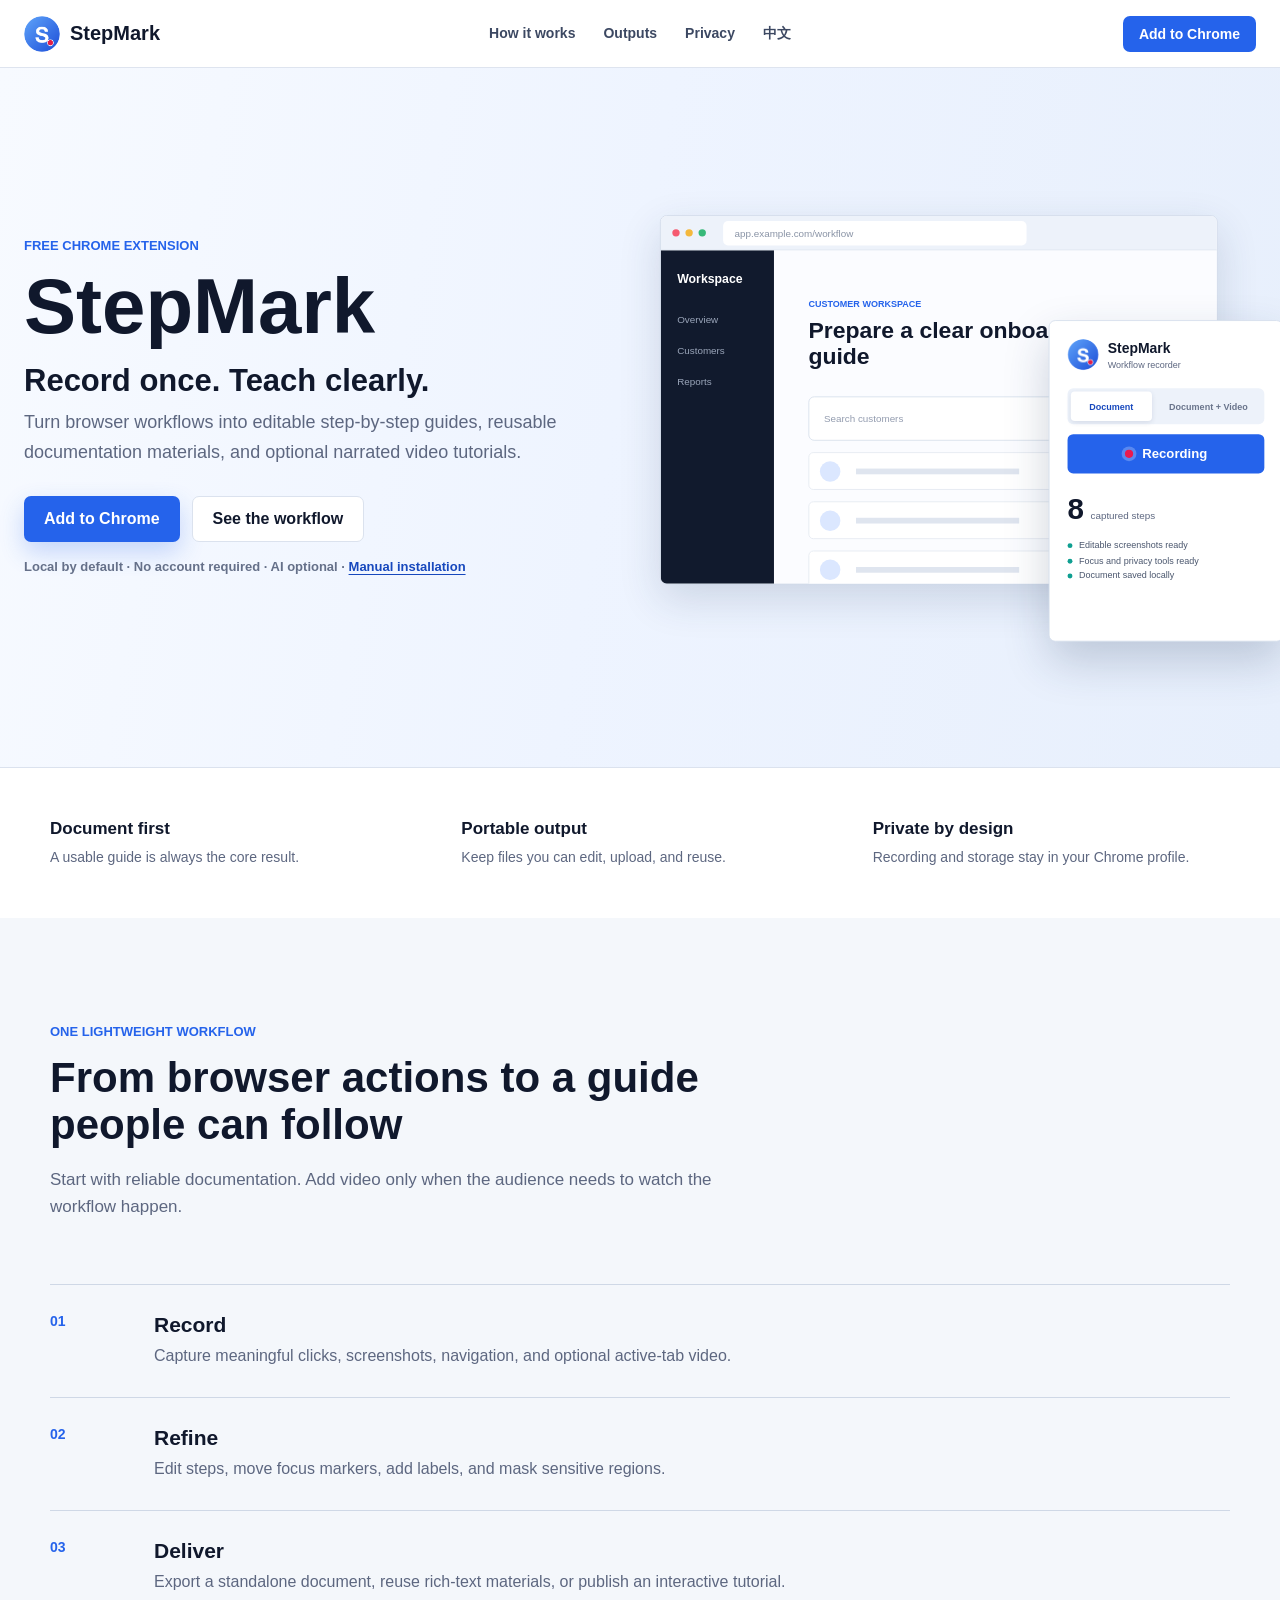
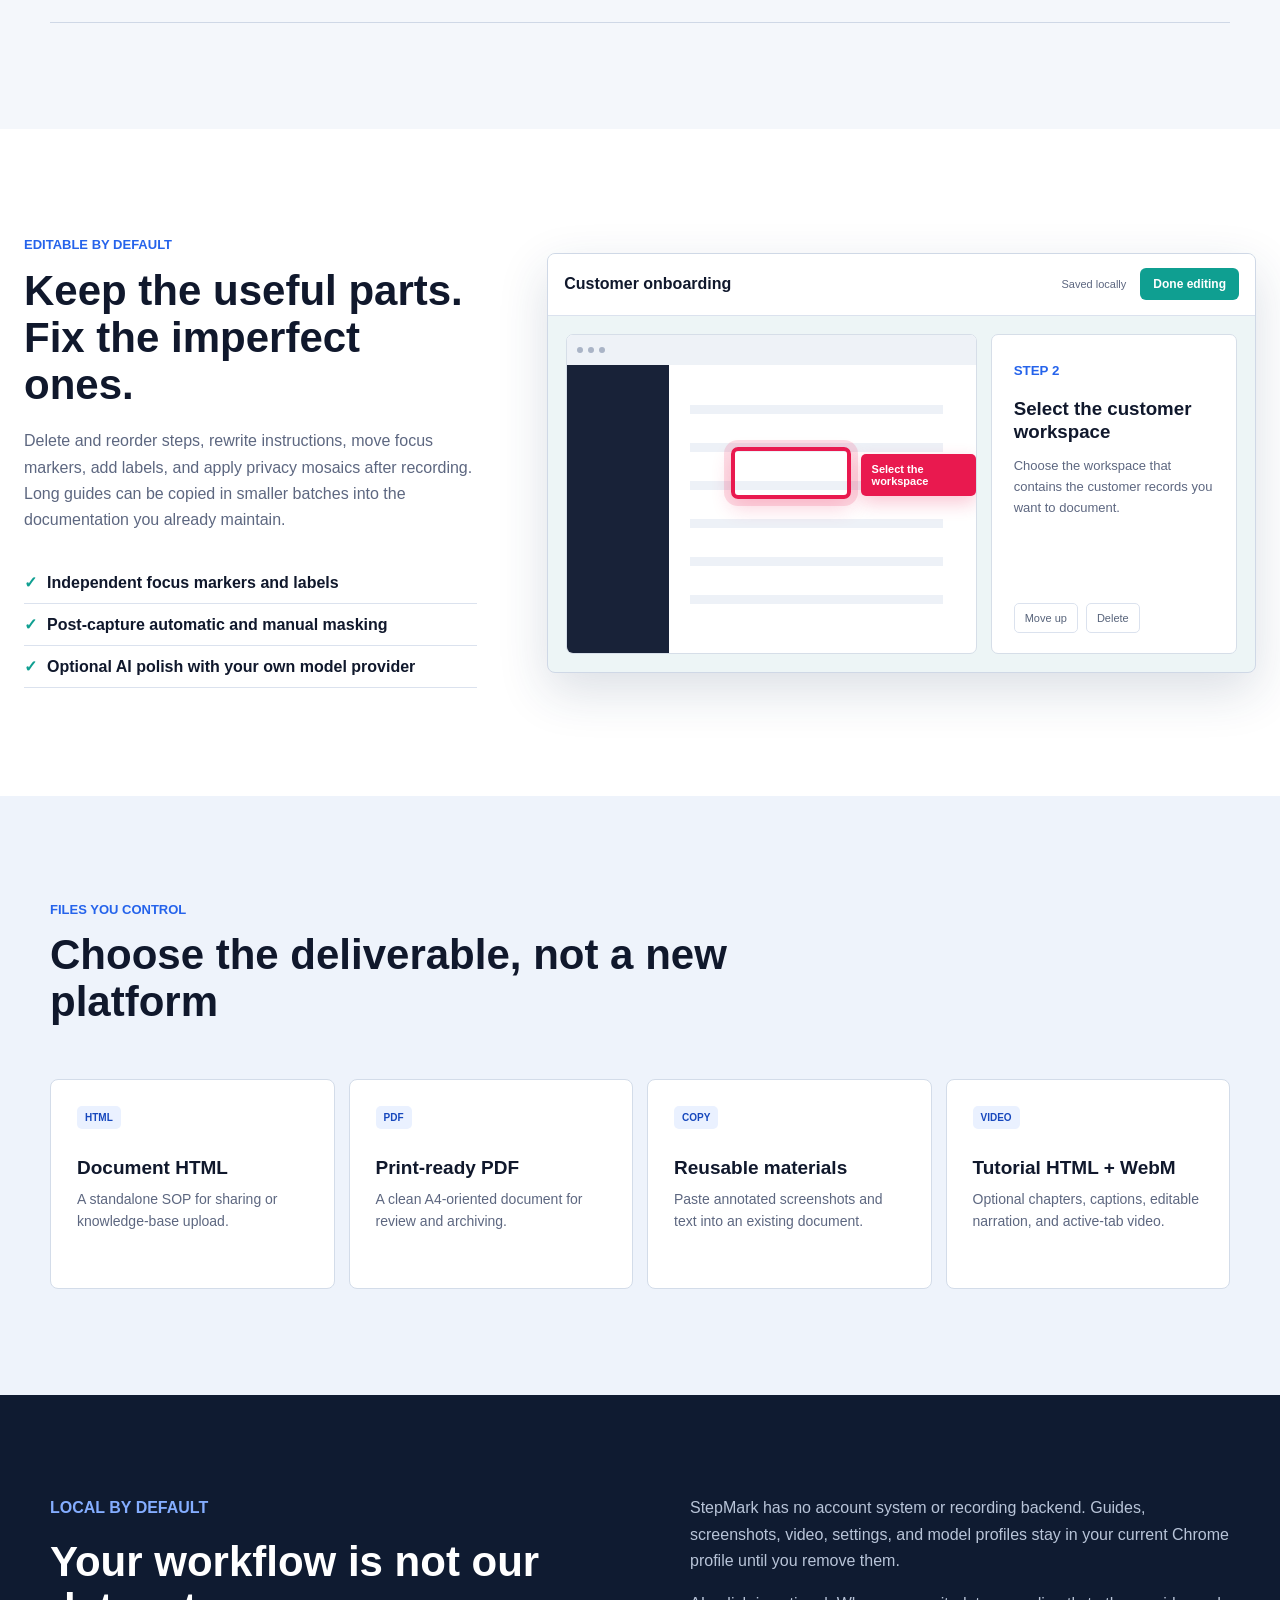
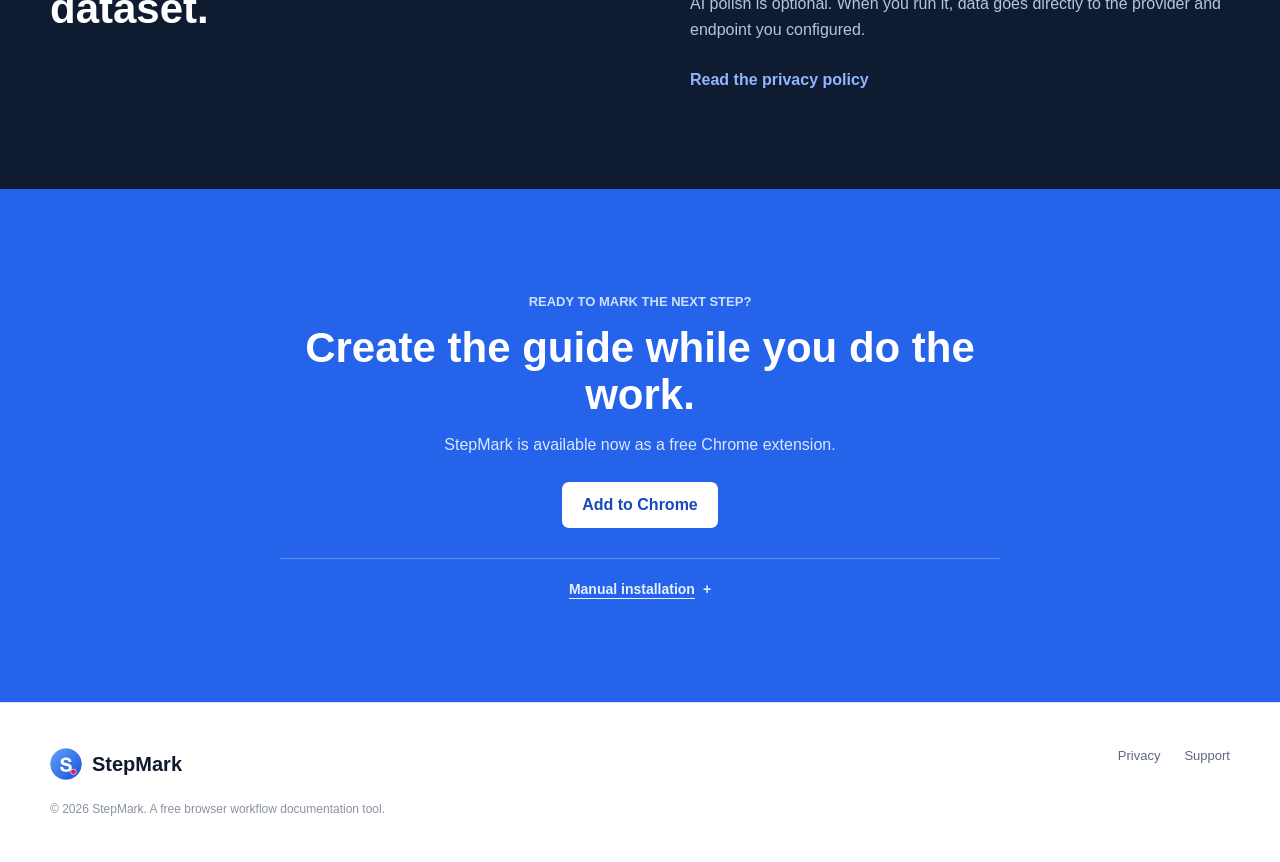
<file: index.html>
<!doctype html>
<html lang="en">
  <head>
    <meta charset="UTF-8" />
    <meta name="viewport" content="width=device-width, initial-scale=1.0" />
    <!-- Google tag (gtag.js) -->
    <script async src="https://www.googletagmanager.com/gtag/js?id=G-LZE14VKEYF"></script>
    <script>
      window.dataLayer = window.dataLayer || [];
      function gtag(){dataLayer.push(arguments);}
      gtag('js', new Date());
      gtag('config', 'G-LZE14VKEYF', {
        allow_google_signals: false,
        allow_ad_personalization_signals: false
      });
    </script>
    <meta name="description" content="StepMark turns browser workflows into editable step-by-step guides and optional narrated video tutorials." />
    <meta name="theme-color" content="#2563eb" />
    <meta property="og:title" content="StepMark — Record once. Teach clearly." />
    <meta property="og:description" content="Create editable guides, reusable documentation materials, and optional narrated video tutorials from browser workflows." />
    <meta property="og:type" content="website" />
    <meta property="og:url" content="https://getstepmark.com/" />
    <meta property="og:image" content="https://getstepmark.com/assets/social-card.png" />
    <meta property="og:image:width" content="1200" />
    <meta property="og:image:height" content="630" />
    <meta name="twitter:card" content="summary_large_image" />
    <link rel="canonical" href="https://getstepmark.com/" />
    <link rel="icon" href="./assets/icon-128.png" />
    <link rel="stylesheet" href="./assets/styles.css" />
    <title>StepMark — Record once. Teach clearly.</title>
  </head>
  <body>
    <header class="site-header">
      <a class="brand" href="./" aria-label="StepMark home">
        <img src="./assets/icon-128.png" alt="" width="36" height="36" />
        <span>StepMark</span>
      </a>
      <nav aria-label="Primary navigation">
        <a href="#workflow">How it works</a>
        <a href="#outputs">Outputs</a>
        <a href="./privacy/">Privacy</a>
        <a href="./zh/" lang="zh-CN">中文</a>
      </nav>
      <a class="header-action" href="https://chromewebstore.google.com/detail/stepmark/hhkadablolalfnlkilolajdbnkolinci?utm_source=getstepmark.com&utm_medium=website&utm_campaign=official_site&utm_content=header_cta" target="_blank" rel="noopener noreferrer" data-analytics-event="chrome_store_click" data-analytics-location="header">Add to Chrome</a>
    </header>

    <main>
      <section class="hero" aria-labelledby="hero-title">
        <div class="hero-copy">
          <p class="eyebrow">FREE CHROME EXTENSION</p>
          <h1 id="hero-title">StepMark</h1>
          <p class="hero-line">Record once. Teach clearly.</p>
          <p class="hero-description">Turn browser workflows into editable step-by-step guides, reusable documentation materials, and optional narrated video tutorials.</p>
          <div class="hero-actions">
            <a class="button button-primary" href="https://chromewebstore.google.com/detail/stepmark/hhkadablolalfnlkilolajdbnkolinci?utm_source=getstepmark.com&utm_medium=website&utm_campaign=official_site&utm_content=hero_cta" target="_blank" rel="noopener noreferrer" data-analytics-event="chrome_store_click" data-analytics-location="hero">Add to Chrome</a>
            <a class="button button-secondary" href="#workflow">See the workflow</a>
          </div>
          <p class="trust-line">Local by default · No account required · AI optional · <a href="#manual-install">Manual installation</a></p>
        </div>

        <div class="product-scene" aria-label="StepMark product preview">
          <div class="scene-browser">
            <div class="browser-bar"><i></i><i></i><i></i><span>app.example.com/workflow</span></div>
            <div class="browser-content">
              <div class="demo-nav"><b>Workspace</b><span>Overview</span><span>Customers</span><span>Reports</span></div>
              <div class="demo-main">
                <p class="demo-label">Customer workspace</p>
                <h2>Prepare a clear onboarding guide</h2>
                <div class="demo-controls"><span>Search customers</span><button>Open profile</button></div>
                <div class="focus-ring" aria-hidden="true"></div>
                <div class="focus-label" aria-hidden="true">Open the customer profile</div>
                <div class="demo-row"><i></i><span></span><strong></strong></div>
                <div class="demo-row"><i></i><span></span><strong></strong></div>
                <div class="demo-row"><i></i><span></span><strong></strong></div>
              </div>
            </div>
          </div>
          <aside class="scene-panel">
            <div class="panel-brand"><img src="./assets/icon-128.png" alt="" /><div><b>StepMark</b><span>Workflow recorder</span></div></div>
            <div class="mode-switch" role="group" aria-label="Preview recording mode">
              <button class="active" data-mode="document">Document</button>
              <button data-mode="video">Document + Video</button>
            </div>
            <button class="record-button"><span></span> Recording</button>
            <div class="panel-status"><b>8</b><span>captured steps</span></div>
            <ul>
              <li>Editable screenshots ready</li>
              <li>Focus and privacy tools ready</li>
              <li data-video-state>Document saved locally</li>
            </ul>
          </aside>
        </div>
      </section>

      <section class="proof-band" aria-label="Product principles">
        <div><strong>Document first</strong><span>A usable guide is always the core result.</span></div>
        <div><strong>Portable output</strong><span>Keep files you can edit, upload, and reuse.</span></div>
        <div><strong>Private by design</strong><span>Recording and storage stay in your Chrome profile.</span></div>
      </section>

      <section class="workflow-band" id="workflow">
        <div class="section-heading">
          <p class="eyebrow">ONE LIGHTWEIGHT WORKFLOW</p>
          <h2>From browser actions to a guide people can follow</h2>
          <p>Start with reliable documentation. Add video only when the audience needs to watch the workflow happen.</p>
        </div>
        <ol class="workflow-steps">
          <li><span>01</span><div><h3>Record</h3><p>Capture meaningful clicks, screenshots, navigation, and optional active-tab video.</p></div></li>
          <li><span>02</span><div><h3>Refine</h3><p>Edit steps, move focus markers, add labels, and mask sensitive regions.</p></div></li>
          <li><span>03</span><div><h3>Deliver</h3><p>Export a standalone document, reuse rich-text materials, or publish an interactive tutorial.</p></div></li>
        </ol>
      </section>

      <section class="editor-band">
        <div class="editor-copy">
          <p class="eyebrow">EDITABLE BY DEFAULT</p>
          <h2>Keep the useful parts. Fix the imperfect ones.</h2>
          <p>Delete and reorder steps, rewrite instructions, move focus markers, add labels, and apply privacy mosaics after recording. Long guides can be copied in smaller batches into the documentation you already maintain.</p>
          <ul class="check-list">
            <li>Independent focus markers and labels</li>
            <li>Post-capture automatic and manual masking</li>
            <li>Optional AI polish with your own model provider</li>
          </ul>
        </div>
        <div class="editor-preview" aria-label="Editable guide example">
          <div class="editor-toolbar"><b>Customer onboarding</b><span>Saved locally</span><button>Done editing</button></div>
          <div class="editor-layout">
            <div class="editor-shot">
              <div class="shot-window"><span></span><span></span><span></span></div>
              <div class="shot-sidebar"></div><div class="shot-content"></div>
              <div class="shot-focus"></div><div class="shot-tag">Select the workspace</div>
            </div>
            <div class="editor-step"><small>STEP 2</small><h3>Select the customer workspace</h3><p>Choose the workspace that contains the customer records you want to document.</p><div><button>Move up</button><button>Delete</button></div></div>
          </div>
        </div>
      </section>

      <section class="outputs-band" id="outputs">
        <div class="section-heading compact">
          <p class="eyebrow">FILES YOU CONTROL</p>
          <h2>Choose the deliverable, not a new platform</h2>
        </div>
        <div class="output-grid">
          <article><span>HTML</span><h3>Document HTML</h3><p>A standalone SOP for sharing or knowledge-base upload.</p></article>
          <article><span>PDF</span><h3>Print-ready PDF</h3><p>A clean A4-oriented document for review and archiving.</p></article>
          <article><span>COPY</span><h3>Reusable materials</h3><p>Paste annotated screenshots and text into an existing document.</p></article>
          <article><span>VIDEO</span><h3>Tutorial HTML + WebM</h3><p>Optional chapters, captions, editable narration, and active-tab video.</p></article>
        </div>
      </section>

      <section class="privacy-band">
        <div>
          <p class="eyebrow">LOCAL BY DEFAULT</p>
          <h2>Your workflow is not our dataset.</h2>
        </div>
        <div>
          <p>StepMark has no account system or recording backend. Guides, screenshots, video, settings, and model profiles stay in your current Chrome profile until you remove them.</p>
          <p>AI polish is optional. When you run it, data goes directly to the provider and endpoint you configured.</p>
          <a href="./privacy/">Read the privacy policy</a>
        </div>
      </section>

      <section class="launch-band" id="launch">
        <p class="eyebrow">READY TO MARK THE NEXT STEP?</p>
        <h2>Create the guide while you do the work.</h2>
        <p>StepMark is available now as a free Chrome extension.</p>
        <a class="button button-light" href="https://chromewebstore.google.com/detail/stepmark/hhkadablolalfnlkilolajdbnkolinci?utm_source=getstepmark.com&utm_medium=website&utm_campaign=official_site&utm_content=launch_cta" target="_blank" rel="noopener noreferrer" data-analytics-event="chrome_store_click" data-analytics-location="launch">Add to Chrome</a>
        <details class="manual-install" id="manual-install">
          <summary>Manual installation</summary>
          <div class="manual-install-content">
            <p>For offline testing or when the Chrome Web Store is unavailable. Manual installations require Chrome Developer mode and do not update automatically.</p>
            <ol>
              <li>Download and unzip the package.</li>
              <li>Open <code>chrome://extensions</code> and enable Developer mode.</li>
              <li>Select <strong>Load unpacked</strong>.</li>
              <li>Choose the extracted StepMark folder.</li>
            </ol>
            <div class="manual-install-download">
              <div><strong>StepMark 2.1.1</strong><span>ZIP · 507 KB</span></div>
              <a class="button manual-download-button" href="./downloads/stepmark-2.1.1-chrome.zip" download data-analytics-event="stepmark_zip_download" data-analytics-version="2.1.1" data-analytics-location="manual_install">Download ZIP</a>
            </div>
          </div>
        </details>
      </section>
    </main>

    <footer>
      <div class="brand"><img src="./assets/icon-128.png" alt="" width="32" height="32" /><span>StepMark</span></div>
      <div><a href="./privacy/">Privacy</a><a href="./support/">Support</a></div>
      <p>© 2026 StepMark. A free browser workflow documentation tool.</p>
    </footer>
    <script src="./assets/app.js"></script>
  </body>
</html>
</file>
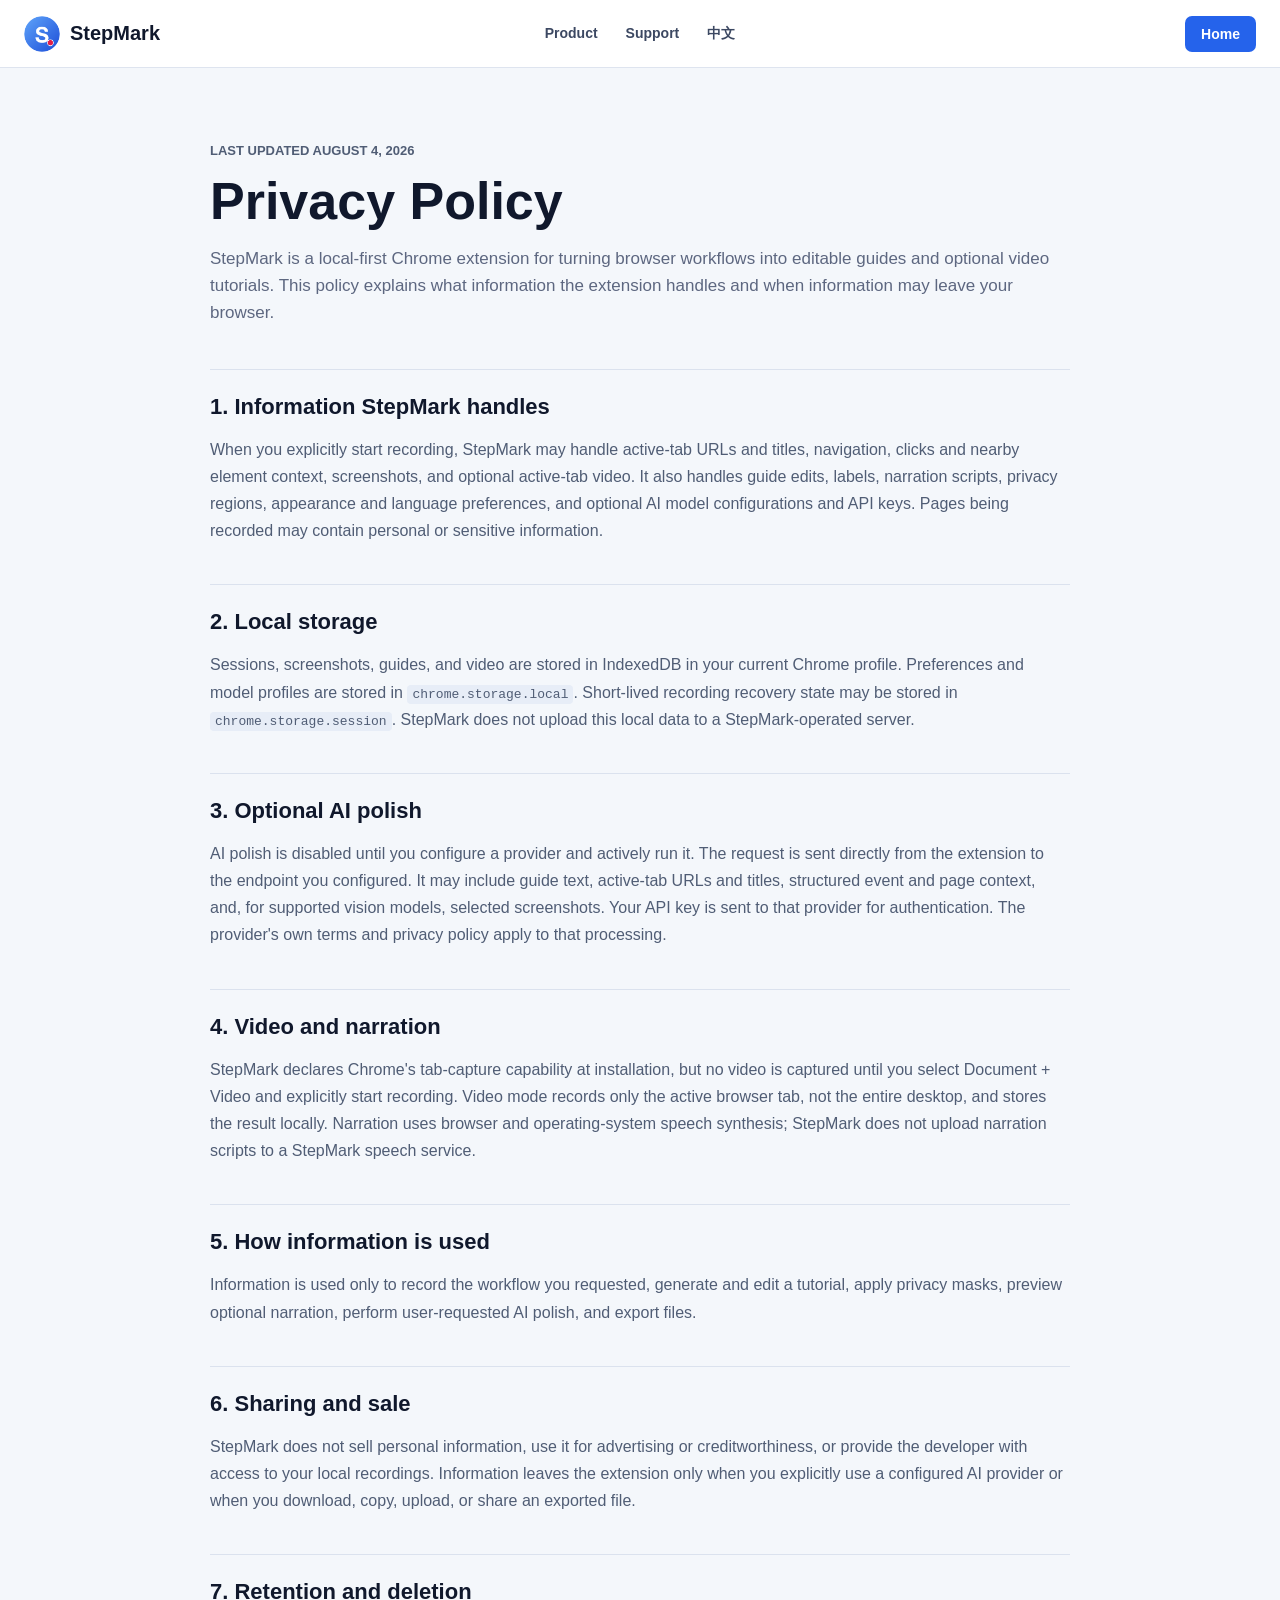
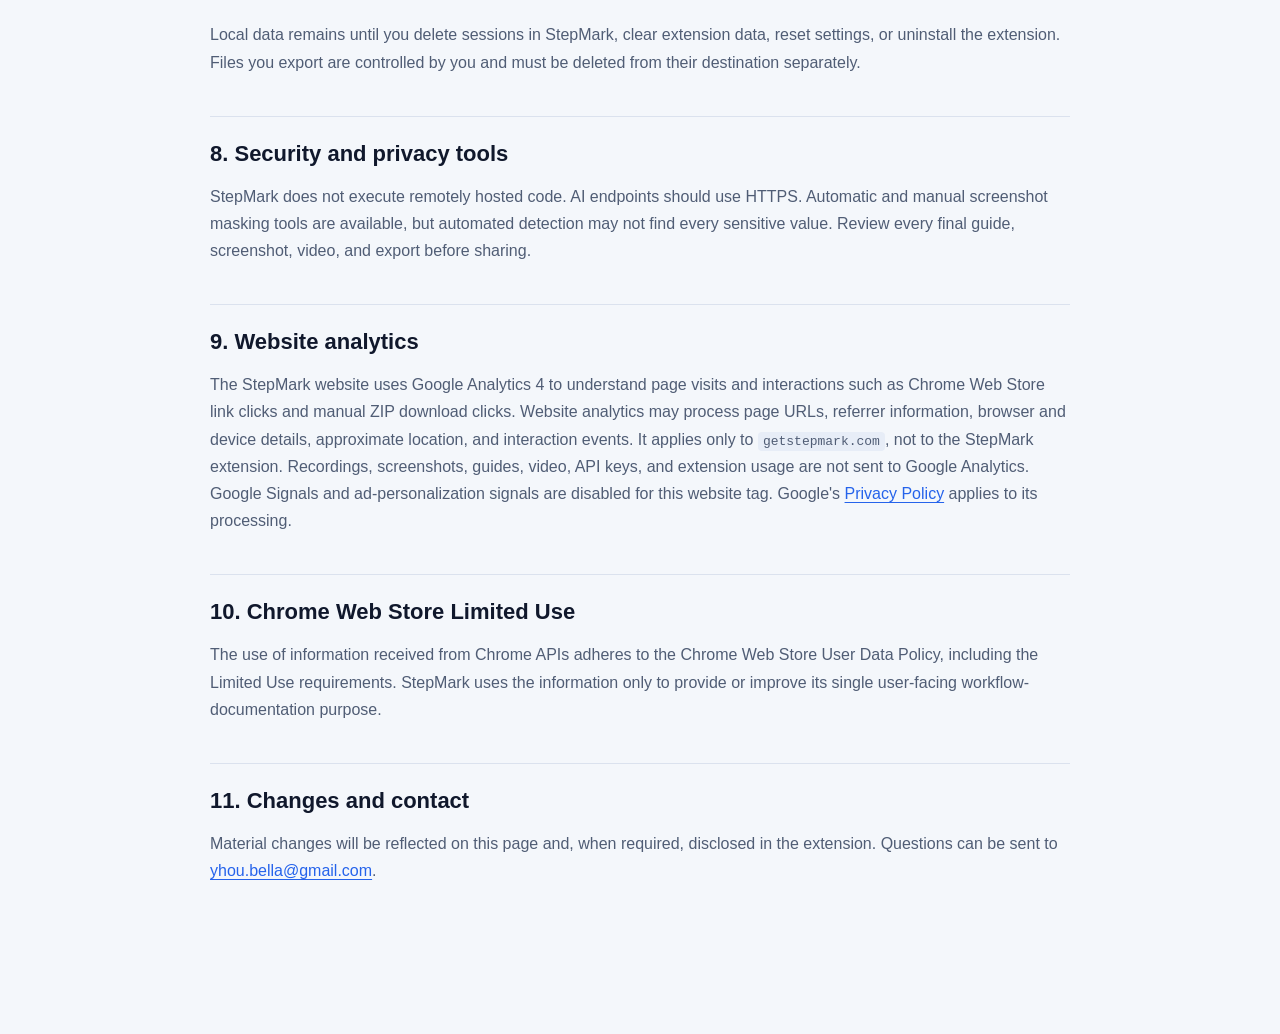
<file: privacy/index.html>
<!doctype html>
<html lang="en">
  <head>
    <meta charset="UTF-8" />
    <meta name="viewport" content="width=device-width, initial-scale=1.0" />
    <!-- Google tag (gtag.js) -->
    <script async src="https://www.googletagmanager.com/gtag/js?id=G-LZE14VKEYF"></script>
    <script>
      window.dataLayer = window.dataLayer || [];
      function gtag(){dataLayer.push(arguments);}
      gtag('js', new Date());
      gtag('config', 'G-LZE14VKEYF', {
        allow_google_signals: false,
        allow_ad_personalization_signals: false
      });
    </script>
    <meta name="description" content="StepMark privacy policy." />
    <link rel="canonical" href="https://getstepmark.com/privacy/" />
    <link rel="alternate" hreflang="en" href="https://getstepmark.com/privacy/" />
    <link rel="alternate" hreflang="zh-CN" href="https://getstepmark.com/zh/privacy/" />
    <link rel="icon" href="../assets/icon-128.png" />
    <link rel="stylesheet" href="../assets/styles.css" />
    <title>Privacy Policy — StepMark</title>
  </head>
  <body class="legal-page">
    <header class="site-header"><a class="brand" href="../"><img src="../assets/icon-128.png" alt="" width="36" height="36" /><span>StepMark</span></a><nav><a href="../">Product</a><a href="../support/">Support</a><a href="../zh/privacy/" lang="zh-CN">中文</a></nav><a class="header-action" href="../">Home</a></header>
    <main class="legal-main">
      <p class="eyebrow">LAST UPDATED AUGUST 4, 2026</p>
      <h1>Privacy Policy</h1>
      <p class="lead">StepMark is a local-first Chrome extension for turning browser workflows into editable guides and optional video tutorials. This policy explains what information the extension handles and when information may leave your browser.</p>

      <section><h2>1. Information StepMark handles</h2><p>When you explicitly start recording, StepMark may handle active-tab URLs and titles, navigation, clicks and nearby element context, screenshots, and optional active-tab video. It also handles guide edits, labels, narration scripts, privacy regions, appearance and language preferences, and optional AI model configurations and API keys. Pages being recorded may contain personal or sensitive information.</p></section>
      <section><h2>2. Local storage</h2><p>Sessions, screenshots, guides, and video are stored in IndexedDB in your current Chrome profile. Preferences and model profiles are stored in <code>chrome.storage.local</code>. Short-lived recording recovery state may be stored in <code>chrome.storage.session</code>. StepMark does not upload this local data to a StepMark-operated server.</p></section>
      <section><h2>3. Optional AI polish</h2><p>AI polish is disabled until you configure a provider and actively run it. The request is sent directly from the extension to the endpoint you configured. It may include guide text, active-tab URLs and titles, structured event and page context, and, for supported vision models, selected screenshots. Your API key is sent to that provider for authentication. The provider's own terms and privacy policy apply to that processing.</p></section>
      <section><h2>4. Video and narration</h2><p>StepMark declares Chrome's tab-capture capability at installation, but no video is captured until you select Document + Video and explicitly start recording. Video mode records only the active browser tab, not the entire desktop, and stores the result locally. Narration uses browser and operating-system speech synthesis; StepMark does not upload narration scripts to a StepMark speech service.</p></section>
      <section><h2>5. How information is used</h2><p>Information is used only to record the workflow you requested, generate and edit a tutorial, apply privacy masks, preview optional narration, perform user-requested AI polish, and export files.</p></section>
      <section><h2>6. Sharing and sale</h2><p>StepMark does not sell personal information, use it for advertising or creditworthiness, or provide the developer with access to your local recordings. Information leaves the extension only when you explicitly use a configured AI provider or when you download, copy, upload, or share an exported file.</p></section>
      <section><h2>7. Retention and deletion</h2><p>Local data remains until you delete sessions in StepMark, clear extension data, reset settings, or uninstall the extension. Files you export are controlled by you and must be deleted from their destination separately.</p></section>
      <section><h2>8. Security and privacy tools</h2><p>StepMark does not execute remotely hosted code. AI endpoints should use HTTPS. Automatic and manual screenshot masking tools are available, but automated detection may not find every sensitive value. Review every final guide, screenshot, video, and export before sharing.</p></section>
      <section><h2>9. Website analytics</h2><p>The StepMark website uses Google Analytics 4 to understand page visits and interactions such as Chrome Web Store link clicks and manual ZIP download clicks. Website analytics may process page URLs, referrer information, browser and device details, approximate location, and interaction events. It applies only to <code>getstepmark.com</code>, not to the StepMark extension. Recordings, screenshots, guides, video, API keys, and extension usage are not sent to Google Analytics. Google Signals and ad-personalization signals are disabled for this website tag. Google's <a href="https://policies.google.com/privacy" target="_blank" rel="noopener noreferrer">Privacy Policy</a> applies to its processing.</p></section>
      <section><h2>10. Chrome Web Store Limited Use</h2><p>The use of information received from Chrome APIs adheres to the Chrome Web Store User Data Policy, including the Limited Use requirements. StepMark uses the information only to provide or improve its single user-facing workflow-documentation purpose.</p></section>
      <section><h2>11. Changes and contact</h2><p>Material changes will be reflected on this page and, when required, disclosed in the extension. Questions can be sent to <a href="mailto:yhou.bella@gmail.com">yhou.bella@gmail.com</a>.</p></section>

    </main>
  </body>
</html>
</file>
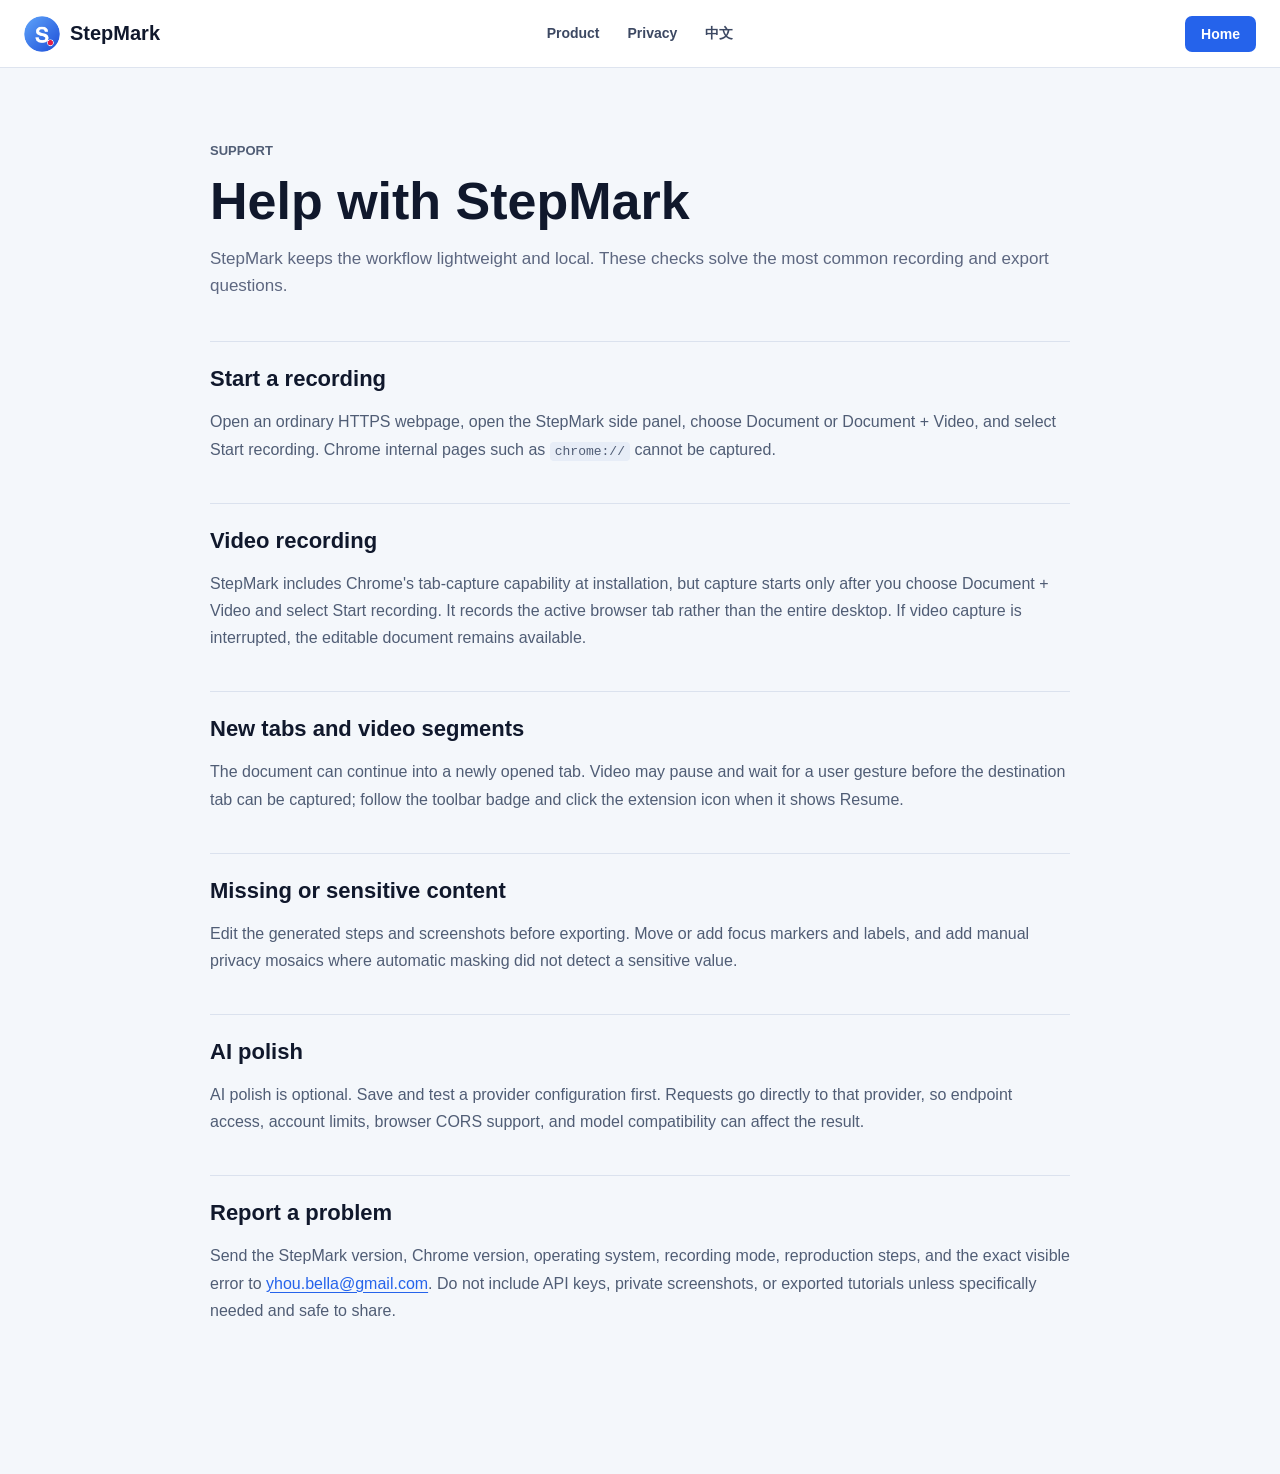
<file: support/index.html>
<!doctype html>
<html lang="en">
  <head>
    <meta charset="UTF-8" />
    <meta name="viewport" content="width=device-width, initial-scale=1.0" />
    <!-- Google tag (gtag.js) -->
    <script async src="https://www.googletagmanager.com/gtag/js?id=G-LZE14VKEYF"></script>
    <script>
      window.dataLayer = window.dataLayer || [];
      function gtag(){dataLayer.push(arguments);}
      gtag('js', new Date());
      gtag('config', 'G-LZE14VKEYF', {
        allow_google_signals: false,
        allow_ad_personalization_signals: false
      });
    </script>
    <meta name="description" content="StepMark support and troubleshooting." />
    <link rel="canonical" href="https://getstepmark.com/support/" />
    <link rel="alternate" hreflang="en" href="https://getstepmark.com/support/" />
    <link rel="alternate" hreflang="zh-CN" href="https://getstepmark.com/zh/support/" />
    <link rel="icon" href="../assets/icon-128.png" />
    <link rel="stylesheet" href="../assets/styles.css" />
    <title>Support — StepMark</title>
  </head>
  <body class="legal-page">
    <header class="site-header"><a class="brand" href="../"><img src="../assets/icon-128.png" alt="" width="36" height="36" /><span>StepMark</span></a><nav><a href="../">Product</a><a href="../privacy/">Privacy</a><a href="../zh/support/" lang="zh-CN">中文</a></nav><a class="header-action" href="../">Home</a></header>
    <main class="legal-main">
      <p class="eyebrow">SUPPORT</p>
      <h1>Help with StepMark</h1>
      <p class="lead">StepMark keeps the workflow lightweight and local. These checks solve the most common recording and export questions.</p>
      <section><h2>Start a recording</h2><p>Open an ordinary HTTPS webpage, open the StepMark side panel, choose Document or Document + Video, and select Start recording. Chrome internal pages such as <code>chrome://</code> cannot be captured.</p></section>
      <section><h2>Video recording</h2><p>StepMark includes Chrome's tab-capture capability at installation, but capture starts only after you choose Document + Video and select Start recording. It records the active browser tab rather than the entire desktop. If video capture is interrupted, the editable document remains available.</p></section>
      <section><h2>New tabs and video segments</h2><p>The document can continue into a newly opened tab. Video may pause and wait for a user gesture before the destination tab can be captured; follow the toolbar badge and click the extension icon when it shows Resume.</p></section>
      <section><h2>Missing or sensitive content</h2><p>Edit the generated steps and screenshots before exporting. Move or add focus markers and labels, and add manual privacy mosaics where automatic masking did not detect a sensitive value.</p></section>
      <section><h2>AI polish</h2><p>AI polish is optional. Save and test a provider configuration first. Requests go directly to that provider, so endpoint access, account limits, browser CORS support, and model compatibility can affect the result.</p></section>
      <section><h2>Report a problem</h2><p>Send the StepMark version, Chrome version, operating system, recording mode, reproduction steps, and the exact visible error to <a href="mailto:yhou.bella@gmail.com">yhou.bella@gmail.com</a>. Do not include API keys, private screenshots, or exported tutorials unless specifically needed and safe to share.</p></section>
    </main>
  </body>
</html>
</file>
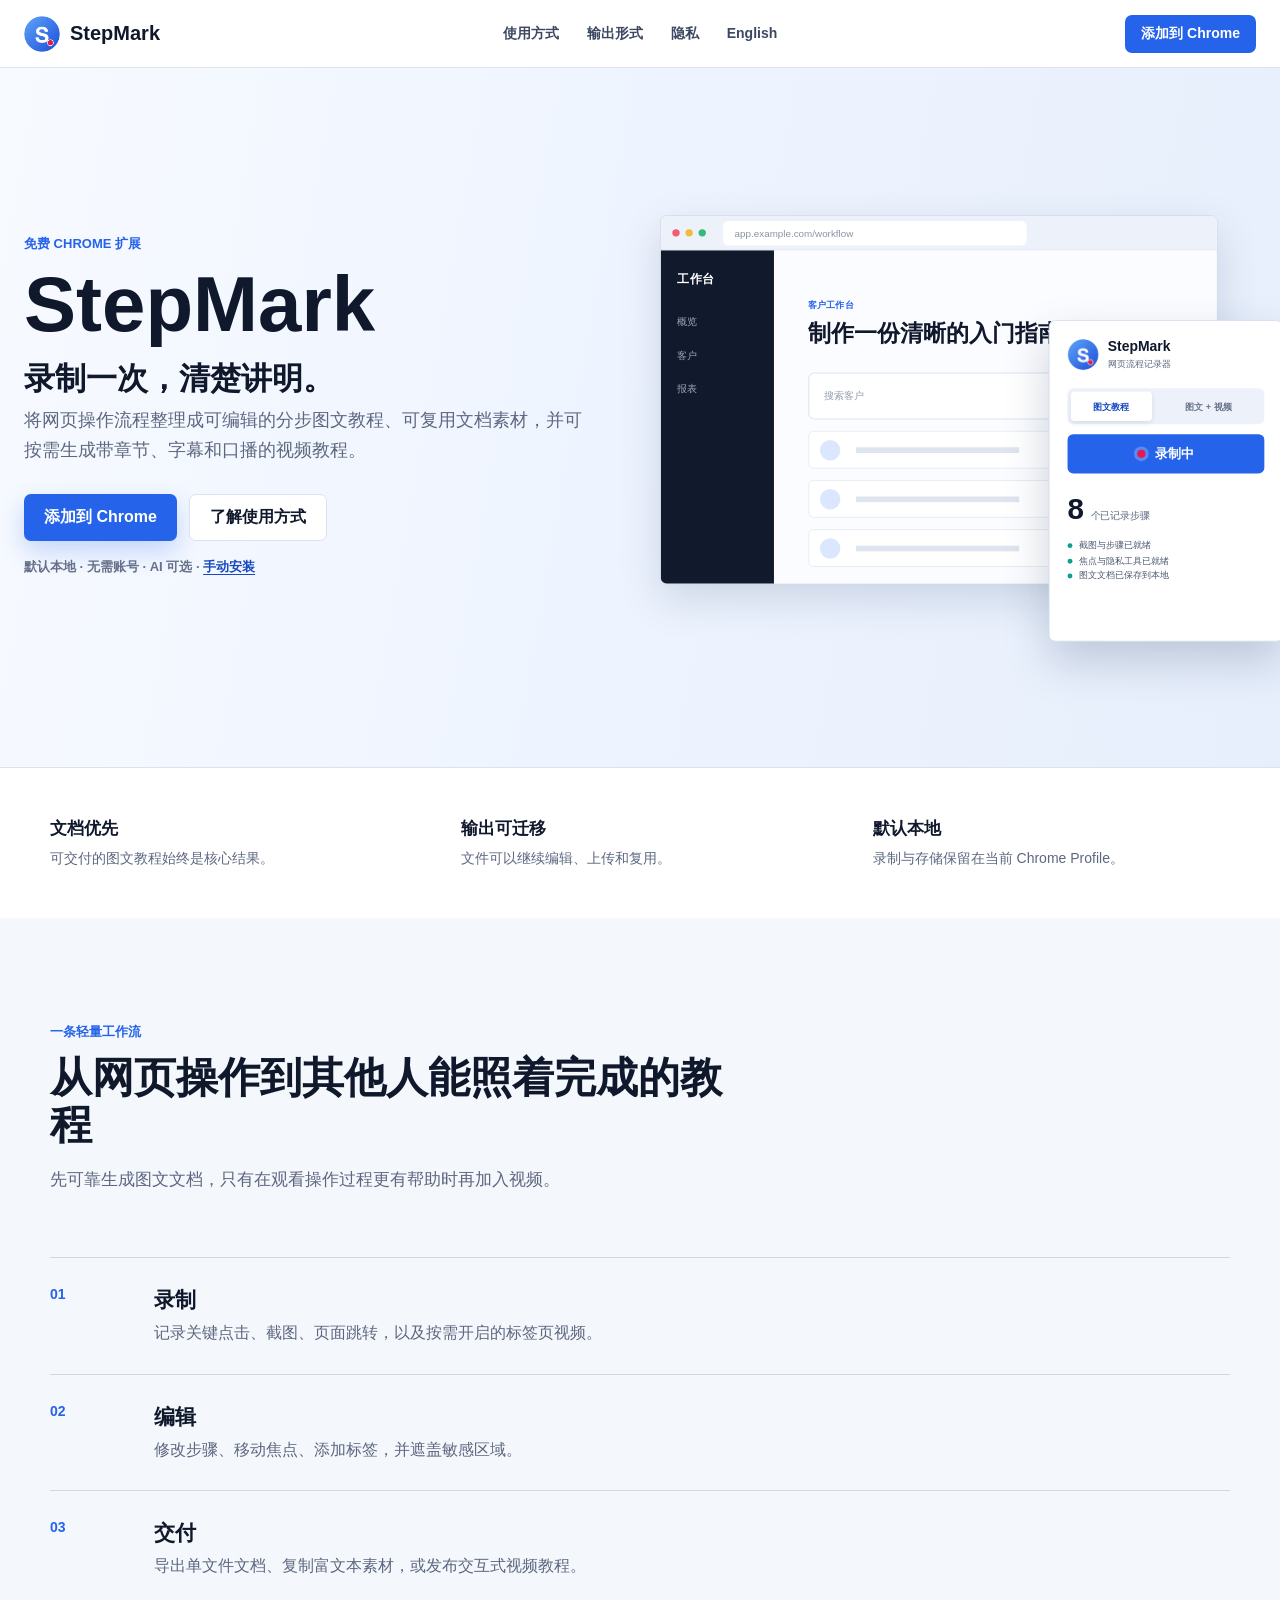
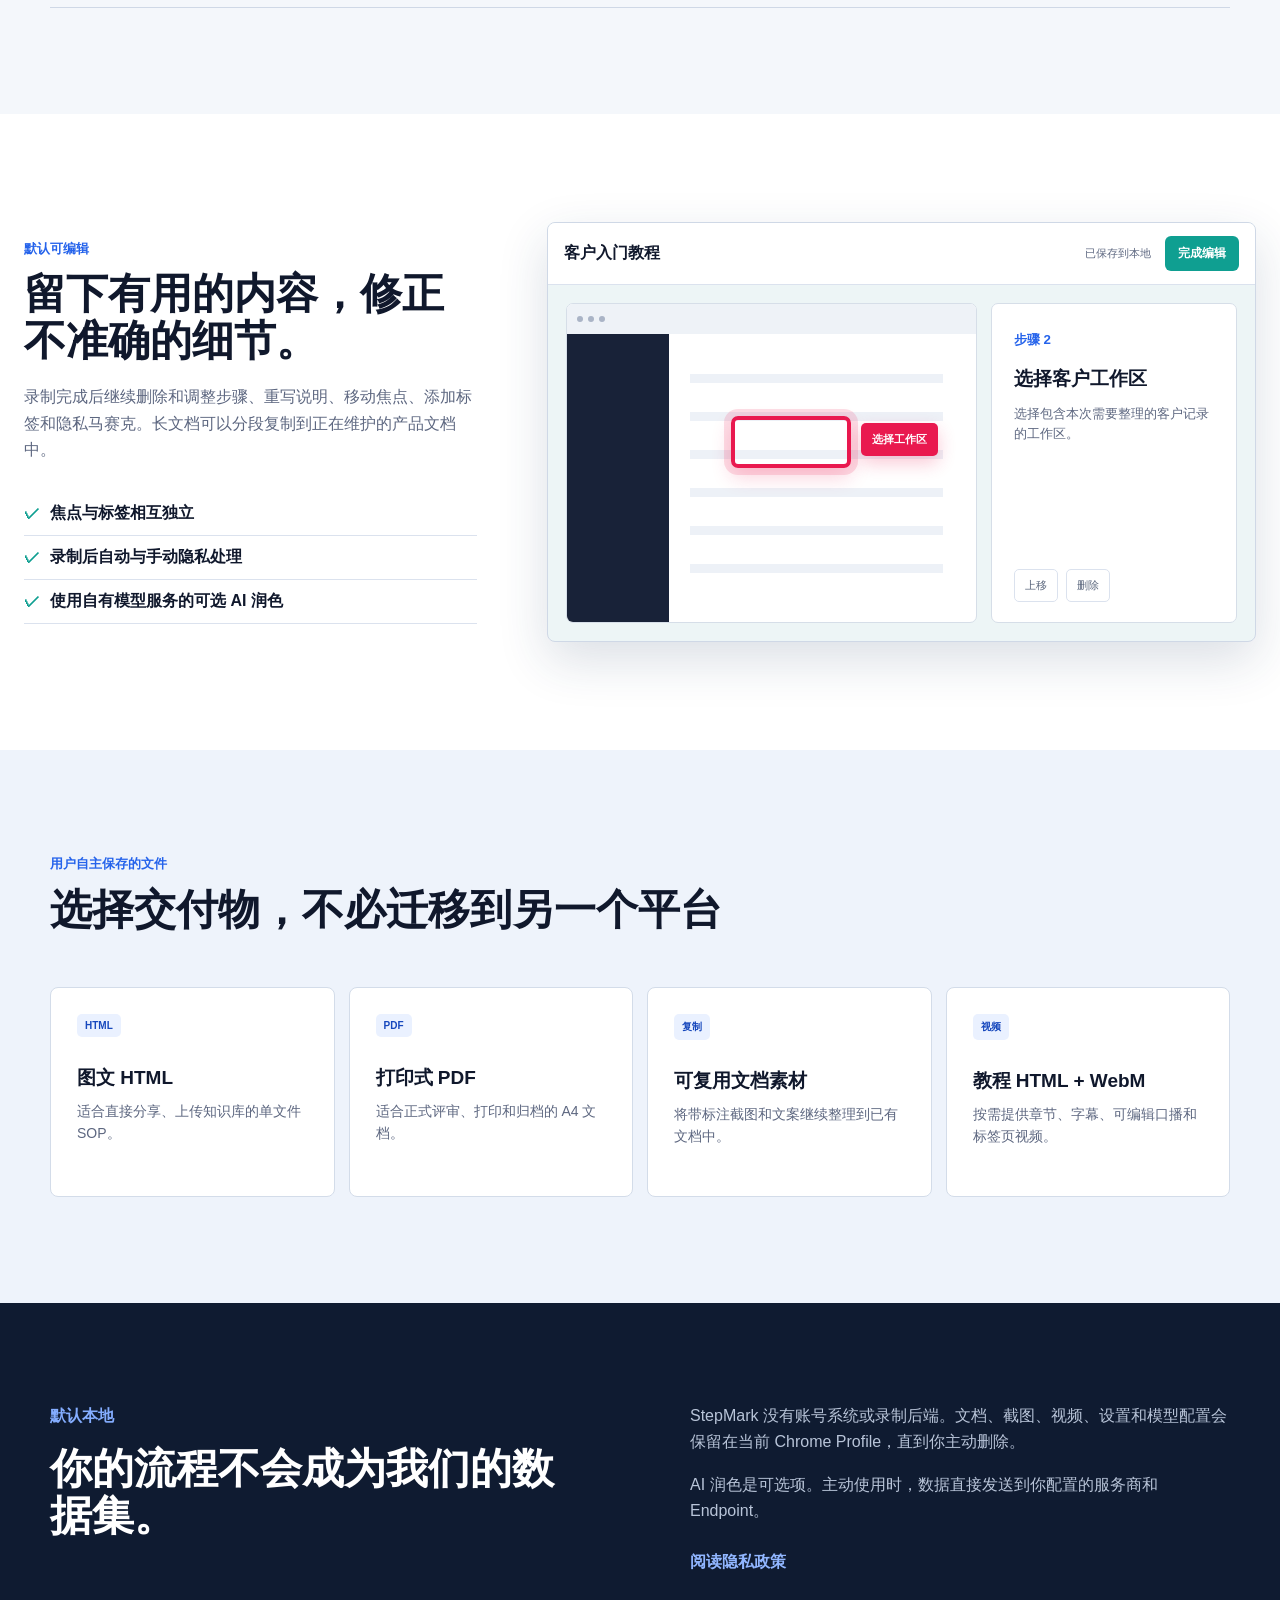
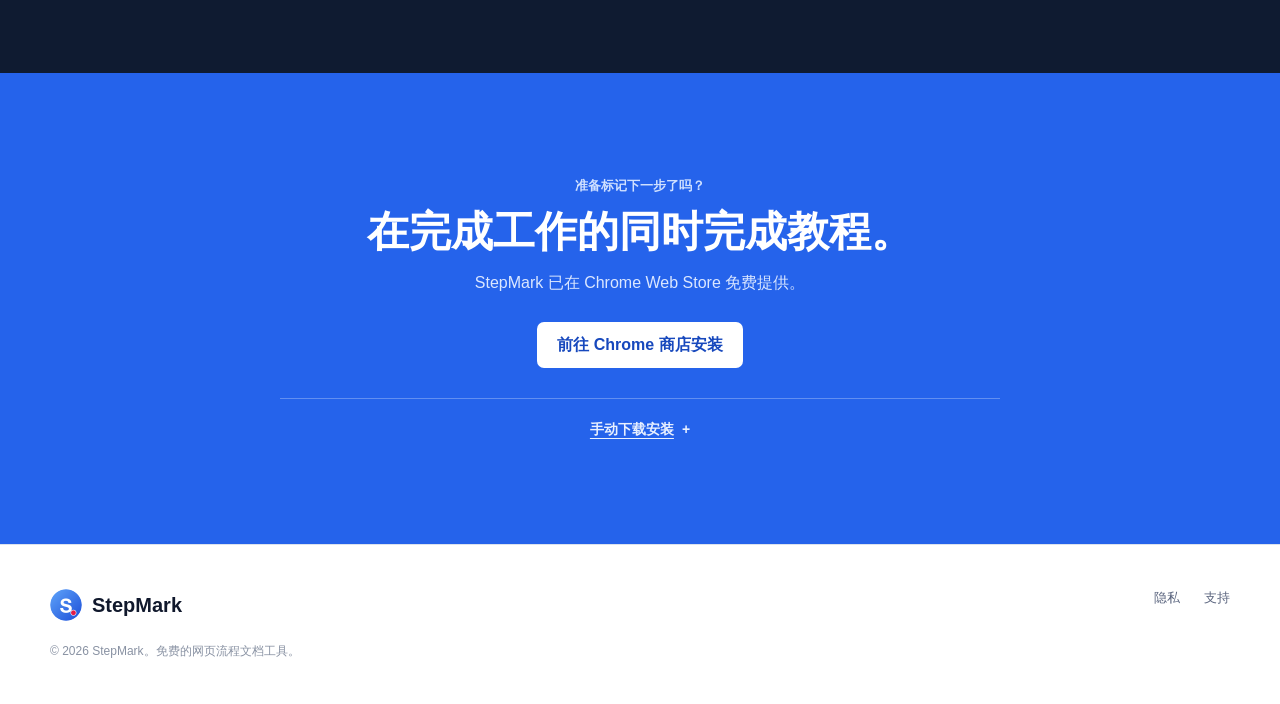
<file: zh/index.html>
<!doctype html>
<html lang="zh-CN">
  <head>
    <meta charset="UTF-8" />
    <meta name="viewport" content="width=device-width, initial-scale=1.0" />
    <!-- Google tag (gtag.js) -->
    <script async src="https://www.googletagmanager.com/gtag/js?id=G-LZE14VKEYF"></script>
    <script>
      window.dataLayer = window.dataLayer || [];
      function gtag(){dataLayer.push(arguments);}
      gtag('js', new Date());
      gtag('config', 'G-LZE14VKEYF', {
        allow_google_signals: false,
        allow_ad_personalization_signals: false
      });
    </script>
    <meta name="description" content="StepMark 将网页操作流程整理成可编辑的分步图文教程，并可按需生成带章节、字幕和口播的视频教程。" />
    <meta name="theme-color" content="#2563eb" />
    <meta property="og:title" content="StepMark — 录制一次，清楚讲明" />
    <meta property="og:description" content="将网页操作流程整理成可编辑的分步图文教程，并可按需生成视频教程。" />
    <meta property="og:type" content="website" />
    <meta property="og:url" content="https://getstepmark.com/zh/" />
    <meta property="og:image" content="https://getstepmark.com/assets/social-card.png" />
    <meta name="twitter:card" content="summary_large_image" />
    <link rel="canonical" href="https://getstepmark.com/zh/" />
    <link rel="icon" href="../assets/icon-128.png" />
    <link rel="stylesheet" href="../assets/styles.css" />
    <title>StepMark — 录制一次，清楚讲明</title>
  </head>
  <body>
    <header class="site-header">
      <a class="brand" href="./" aria-label="StepMark 首页"><img src="../assets/icon-128.png" alt="" width="36" height="36" /><span>StepMark</span></a>
      <nav aria-label="主导航"><a href="#workflow">使用方式</a><a href="#outputs">输出形式</a><a href="./privacy/">隐私</a><a href="../" lang="en">English</a></nav>
      <a class="header-action" href="https://chromewebstore.google.com/detail/stepmark/hhkadablolalfnlkilolajdbnkolinci?utm_source=getstepmark.com&utm_medium=website&utm_campaign=official_site&utm_content=zh_header_cta" target="_blank" rel="noopener noreferrer" data-analytics-event="chrome_store_click" data-analytics-location="zh_header">添加到 Chrome</a>
    </header>

    <main>
      <section class="hero" aria-labelledby="hero-title">
        <div class="hero-copy">
          <p class="eyebrow">免费 CHROME 扩展</p>
          <h1 id="hero-title">StepMark</h1>
          <p class="hero-line">录制一次，清楚讲明。</p>
          <p class="hero-description">将网页操作流程整理成可编辑的分步图文教程、可复用文档素材，并可按需生成带章节、字幕和口播的视频教程。</p>
          <div class="hero-actions"><a class="button button-primary" href="https://chromewebstore.google.com/detail/stepmark/hhkadablolalfnlkilolajdbnkolinci?utm_source=getstepmark.com&utm_medium=website&utm_campaign=official_site&utm_content=zh_hero_cta" target="_blank" rel="noopener noreferrer" data-analytics-event="chrome_store_click" data-analytics-location="zh_hero">添加到 Chrome</a><a class="button button-secondary" href="#workflow">了解使用方式</a></div>
          <p class="trust-line">默认本地 · 无需账号 · AI 可选 · <a href="#manual-install">手动安装</a></p>
        </div>
        <div class="product-scene" aria-label="StepMark 产品预览">
          <div class="scene-browser"><div class="browser-bar"><i></i><i></i><i></i><span>app.example.com/workflow</span></div><div class="browser-content"><div class="demo-nav"><b>工作台</b><span>概览</span><span>客户</span><span>报表</span></div><div class="demo-main"><p class="demo-label">客户工作台</p><h2>制作一份清晰的入门指南</h2><div class="demo-controls"><span>搜索客户</span><button>打开资料</button></div><div class="focus-ring" aria-hidden="true"></div><div class="focus-label" aria-hidden="true">打开客户资料</div><div class="demo-row"><i></i><span></span><strong></strong></div><div class="demo-row"><i></i><span></span><strong></strong></div><div class="demo-row"><i></i><span></span><strong></strong></div></div></div></div>
          <aside class="scene-panel"><div class="panel-brand"><img src="../assets/icon-128.png" alt="" /><div><b>StepMark</b><span>网页流程记录器</span></div></div><div class="mode-switch" role="group" aria-label="预览录制模式"><button class="active" data-mode="document">图文教程</button><button data-mode="video">图文 + 视频</button></div><button class="record-button"><span></span> 录制中</button><div class="panel-status"><b>8</b><span>个已记录步骤</span></div><ul><li>截图与步骤已就绪</li><li>焦点与隐私工具已就绪</li><li data-video-state>图文文档已保存到本地</li></ul></aside>
        </div>
      </section>

      <section class="proof-band" aria-label="产品原则"><div><strong>文档优先</strong><span>可交付的图文教程始终是核心结果。</span></div><div><strong>输出可迁移</strong><span>文件可以继续编辑、上传和复用。</span></div><div><strong>默认本地</strong><span>录制与存储保留在当前 Chrome Profile。</span></div></section>

      <section class="workflow-band" id="workflow"><div class="section-heading"><p class="eyebrow">一条轻量工作流</p><h2>从网页操作到其他人能照着完成的教程</h2><p>先可靠生成图文文档，只有在观看操作过程更有帮助时再加入视频。</p></div><ol class="workflow-steps"><li><span>01</span><div><h3>录制</h3><p>记录关键点击、截图、页面跳转，以及按需开启的标签页视频。</p></div></li><li><span>02</span><div><h3>编辑</h3><p>修改步骤、移动焦点、添加标签，并遮盖敏感区域。</p></div></li><li><span>03</span><div><h3>交付</h3><p>导出单文件文档、复制富文本素材，或发布交互式视频教程。</p></div></li></ol></section>

      <section class="editor-band"><div class="editor-copy"><p class="eyebrow">默认可编辑</p><h2>留下有用的内容，修正不准确的细节。</h2><p>录制完成后继续删除和调整步骤、重写说明、移动焦点、添加标签和隐私马赛克。长文档可以分段复制到正在维护的产品文档中。</p><ul class="check-list"><li>焦点与标签相互独立</li><li>录制后自动与手动隐私处理</li><li>使用自有模型服务的可选 AI 润色</li></ul></div><div class="editor-preview" aria-label="可编辑教程示例"><div class="editor-toolbar"><b>客户入门教程</b><span>已保存到本地</span><button>完成编辑</button></div><div class="editor-layout"><div class="editor-shot"><div class="shot-window"><span></span><span></span><span></span></div><div class="shot-sidebar"></div><div class="shot-content"></div><div class="shot-focus"></div><div class="shot-tag">选择工作区</div></div><div class="editor-step"><small>步骤 2</small><h3>选择客户工作区</h3><p>选择包含本次需要整理的客户记录的工作区。</p><div><button>上移</button><button>删除</button></div></div></div></div></section>

      <section class="outputs-band" id="outputs"><div class="section-heading compact"><p class="eyebrow">用户自主保存的文件</p><h2>选择交付物，不必迁移到另一个平台</h2></div><div class="output-grid"><article><span>HTML</span><h3>图文 HTML</h3><p>适合直接分享、上传知识库的单文件 SOP。</p></article><article><span>PDF</span><h3>打印式 PDF</h3><p>适合正式评审、打印和归档的 A4 文档。</p></article><article><span>复制</span><h3>可复用文档素材</h3><p>将带标注截图和文案继续整理到已有文档中。</p></article><article><span>视频</span><h3>教程 HTML + WebM</h3><p>按需提供章节、字幕、可编辑口播和标签页视频。</p></article></div></section>

      <section class="privacy-band"><div><p class="eyebrow">默认本地</p><h2>你的流程不会成为我们的数据集。</h2></div><div><p>StepMark 没有账号系统或录制后端。文档、截图、视频、设置和模型配置会保留在当前 Chrome Profile，直到你主动删除。</p><p>AI 润色是可选项。主动使用时，数据直接发送到你配置的服务商和 Endpoint。</p><a href="./privacy/">阅读隐私政策</a></div></section>

      <section class="launch-band" id="launch">
        <p class="eyebrow">准备标记下一步了吗？</p>
        <h2>在完成工作的同时完成教程。</h2>
        <p>StepMark 已在 Chrome Web Store 免费提供。</p>
        <a class="button button-light" href="https://chromewebstore.google.com/detail/stepmark/hhkadablolalfnlkilolajdbnkolinci?utm_source=getstepmark.com&utm_medium=website&utm_campaign=official_site&utm_content=zh_launch_cta" target="_blank" rel="noopener noreferrer" data-analytics-event="chrome_store_click" data-analytics-location="zh_launch">前往 Chrome 商店安装</a>
        <details class="manual-install" id="manual-install">
          <summary>手动下载安装</summary>
          <div class="manual-install-content">
            <p>适用于离线测试或无法访问 Chrome 商店的情况。手动安装需要开启 Chrome 开发者模式，并且不会自动更新。</p>
            <ol>
              <li>下载并解压 ZIP 安装包。</li>
              <li>打开 <code>chrome://extensions</code>，开启“开发者模式”。</li>
              <li>点击“加载未打包的扩展程序”。</li>
              <li>在文件选择窗口中，选择刚解压得到的 StepMark 文件夹。</li>
            </ol>
            <div class="manual-install-download">
              <div><strong>StepMark 2.1.1</strong><span>ZIP · 507 KB</span></div>
              <a class="button manual-download-button" href="../downloads/stepmark-2.1.1-chrome.zip" download data-analytics-event="stepmark_zip_download" data-analytics-version="2.1.1" data-analytics-location="zh_manual_install">下载 ZIP</a>
            </div>
          </div>
        </details>
      </section>
    </main>

    <footer><div class="brand"><img src="../assets/icon-128.png" alt="" width="32" height="32" /><span>StepMark</span></div><div><a href="./privacy/">隐私</a><a href="./support/">支持</a></div><p>© 2026 StepMark。免费的网页流程文档工具。</p></footer>
    <script src="../assets/app.js"></script>
  </body>
</html>
</file>
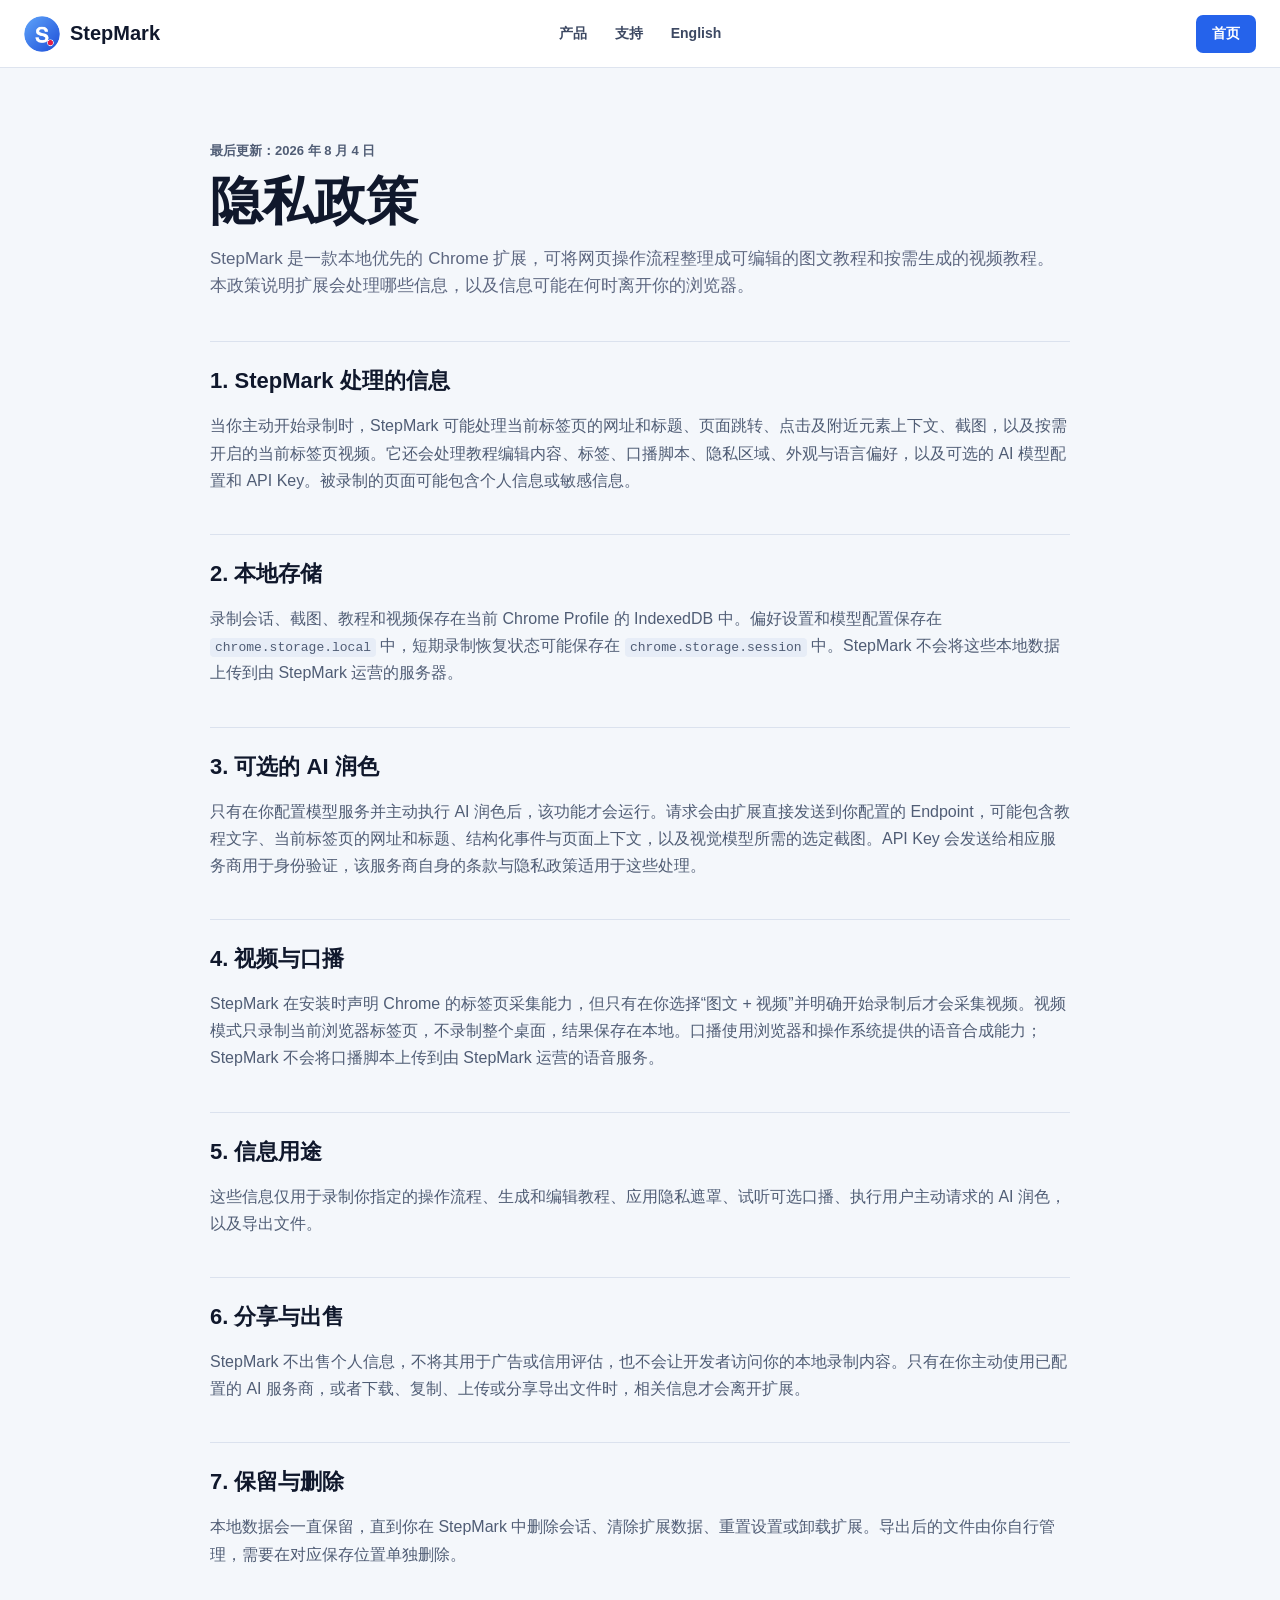
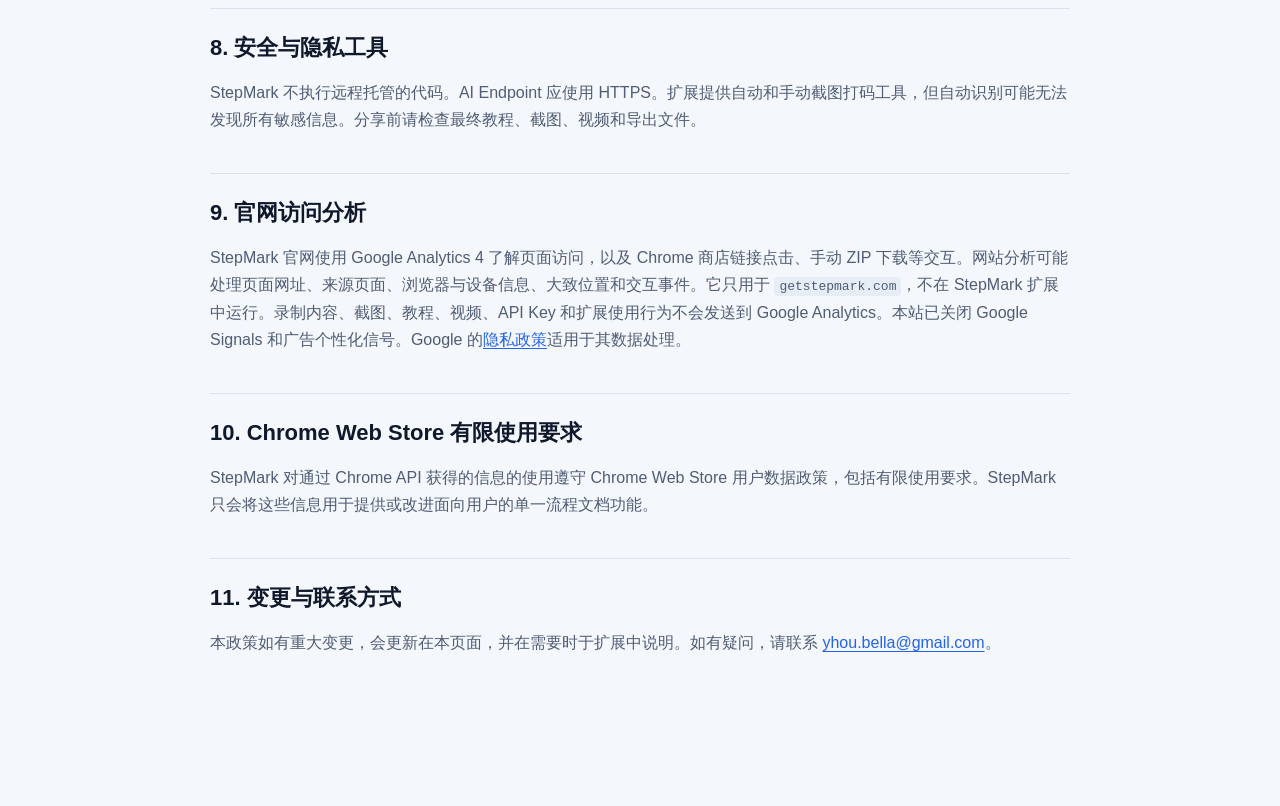
<file: zh/privacy/index.html>
<!doctype html>
<html lang="zh-CN">
  <head>
    <meta charset="UTF-8" />
    <meta name="viewport" content="width=device-width, initial-scale=1.0" />
    <!-- Google tag (gtag.js) -->
    <script async src="https://www.googletagmanager.com/gtag/js?id=G-LZE14VKEYF"></script>
    <script>
      window.dataLayer = window.dataLayer || [];
      function gtag(){dataLayer.push(arguments);}
      gtag('js', new Date());
      gtag('config', 'G-LZE14VKEYF', {
        allow_google_signals: false,
        allow_ad_personalization_signals: false
      });
    </script>
    <meta name="description" content="StepMark 隐私政策。" />
    <link rel="canonical" href="https://getstepmark.com/zh/privacy/" />
    <link rel="alternate" hreflang="en" href="https://getstepmark.com/privacy/" />
    <link rel="alternate" hreflang="zh-CN" href="https://getstepmark.com/zh/privacy/" />
    <link rel="icon" href="../../assets/icon-128.png" />
    <link rel="stylesheet" href="../../assets/styles.css" />
    <title>隐私政策 — StepMark</title>
  </head>
  <body class="legal-page">
    <header class="site-header"><a class="brand" href="../"><img src="../../assets/icon-128.png" alt="" width="36" height="36" /><span>StepMark</span></a><nav><a href="../">产品</a><a href="../support/">支持</a><a href="../../privacy/" lang="en">English</a></nav><a class="header-action" href="../">首页</a></header>
    <main class="legal-main">
      <p class="eyebrow">最后更新：2026 年 8 月 4 日</p>
      <h1>隐私政策</h1>
      <p class="lead">StepMark 是一款本地优先的 Chrome 扩展，可将网页操作流程整理成可编辑的图文教程和按需生成的视频教程。本政策说明扩展会处理哪些信息，以及信息可能在何时离开你的浏览器。</p>

      <section><h2>1. StepMark 处理的信息</h2><p>当你主动开始录制时，StepMark 可能处理当前标签页的网址和标题、页面跳转、点击及附近元素上下文、截图，以及按需开启的当前标签页视频。它还会处理教程编辑内容、标签、口播脚本、隐私区域、外观与语言偏好，以及可选的 AI 模型配置和 API Key。被录制的页面可能包含个人信息或敏感信息。</p></section>
      <section><h2>2. 本地存储</h2><p>录制会话、截图、教程和视频保存在当前 Chrome Profile 的 IndexedDB 中。偏好设置和模型配置保存在 <code>chrome.storage.local</code> 中，短期录制恢复状态可能保存在 <code>chrome.storage.session</code> 中。StepMark 不会将这些本地数据上传到由 StepMark 运营的服务器。</p></section>
      <section><h2>3. 可选的 AI 润色</h2><p>只有在你配置模型服务并主动执行 AI 润色后，该功能才会运行。请求会由扩展直接发送到你配置的 Endpoint，可能包含教程文字、当前标签页的网址和标题、结构化事件与页面上下文，以及视觉模型所需的选定截图。API Key 会发送给相应服务商用于身份验证，该服务商自身的条款与隐私政策适用于这些处理。</p></section>
      <section><h2>4. 视频与口播</h2><p>StepMark 在安装时声明 Chrome 的标签页采集能力，但只有在你选择“图文 + 视频”并明确开始录制后才会采集视频。视频模式只录制当前浏览器标签页，不录制整个桌面，结果保存在本地。口播使用浏览器和操作系统提供的语音合成能力；StepMark 不会将口播脚本上传到由 StepMark 运营的语音服务。</p></section>
      <section><h2>5. 信息用途</h2><p>这些信息仅用于录制你指定的操作流程、生成和编辑教程、应用隐私遮罩、试听可选口播、执行用户主动请求的 AI 润色，以及导出文件。</p></section>
      <section><h2>6. 分享与出售</h2><p>StepMark 不出售个人信息，不将其用于广告或信用评估，也不会让开发者访问你的本地录制内容。只有在你主动使用已配置的 AI 服务商，或者下载、复制、上传或分享导出文件时，相关信息才会离开扩展。</p></section>
      <section><h2>7. 保留与删除</h2><p>本地数据会一直保留，直到你在 StepMark 中删除会话、清除扩展数据、重置设置或卸载扩展。导出后的文件由你自行管理，需要在对应保存位置单独删除。</p></section>
      <section><h2>8. 安全与隐私工具</h2><p>StepMark 不执行远程托管的代码。AI Endpoint 应使用 HTTPS。扩展提供自动和手动截图打码工具，但自动识别可能无法发现所有敏感信息。分享前请检查最终教程、截图、视频和导出文件。</p></section>
      <section><h2>9. 官网访问分析</h2><p>StepMark 官网使用 Google Analytics 4 了解页面访问，以及 Chrome 商店链接点击、手动 ZIP 下载等交互。网站分析可能处理页面网址、来源页面、浏览器与设备信息、大致位置和交互事件。它只用于 <code>getstepmark.com</code>，不在 StepMark 扩展中运行。录制内容、截图、教程、视频、API Key 和扩展使用行为不会发送到 Google Analytics。本站已关闭 Google Signals 和广告个性化信号。Google 的<a href="https://policies.google.com/privacy" target="_blank" rel="noopener noreferrer">隐私政策</a>适用于其数据处理。</p></section>
      <section><h2>10. Chrome Web Store 有限使用要求</h2><p>StepMark 对通过 Chrome API 获得的信息的使用遵守 Chrome Web Store 用户数据政策，包括有限使用要求。StepMark 只会将这些信息用于提供或改进面向用户的单一流程文档功能。</p></section>
      <section><h2>11. 变更与联系方式</h2><p>本政策如有重大变更，会更新在本页面，并在需要时于扩展中说明。如有疑问，请联系 <a href="mailto:yhou.bella@gmail.com">yhou.bella@gmail.com</a>。</p></section>
    </main>
  </body>
</html>
</file>
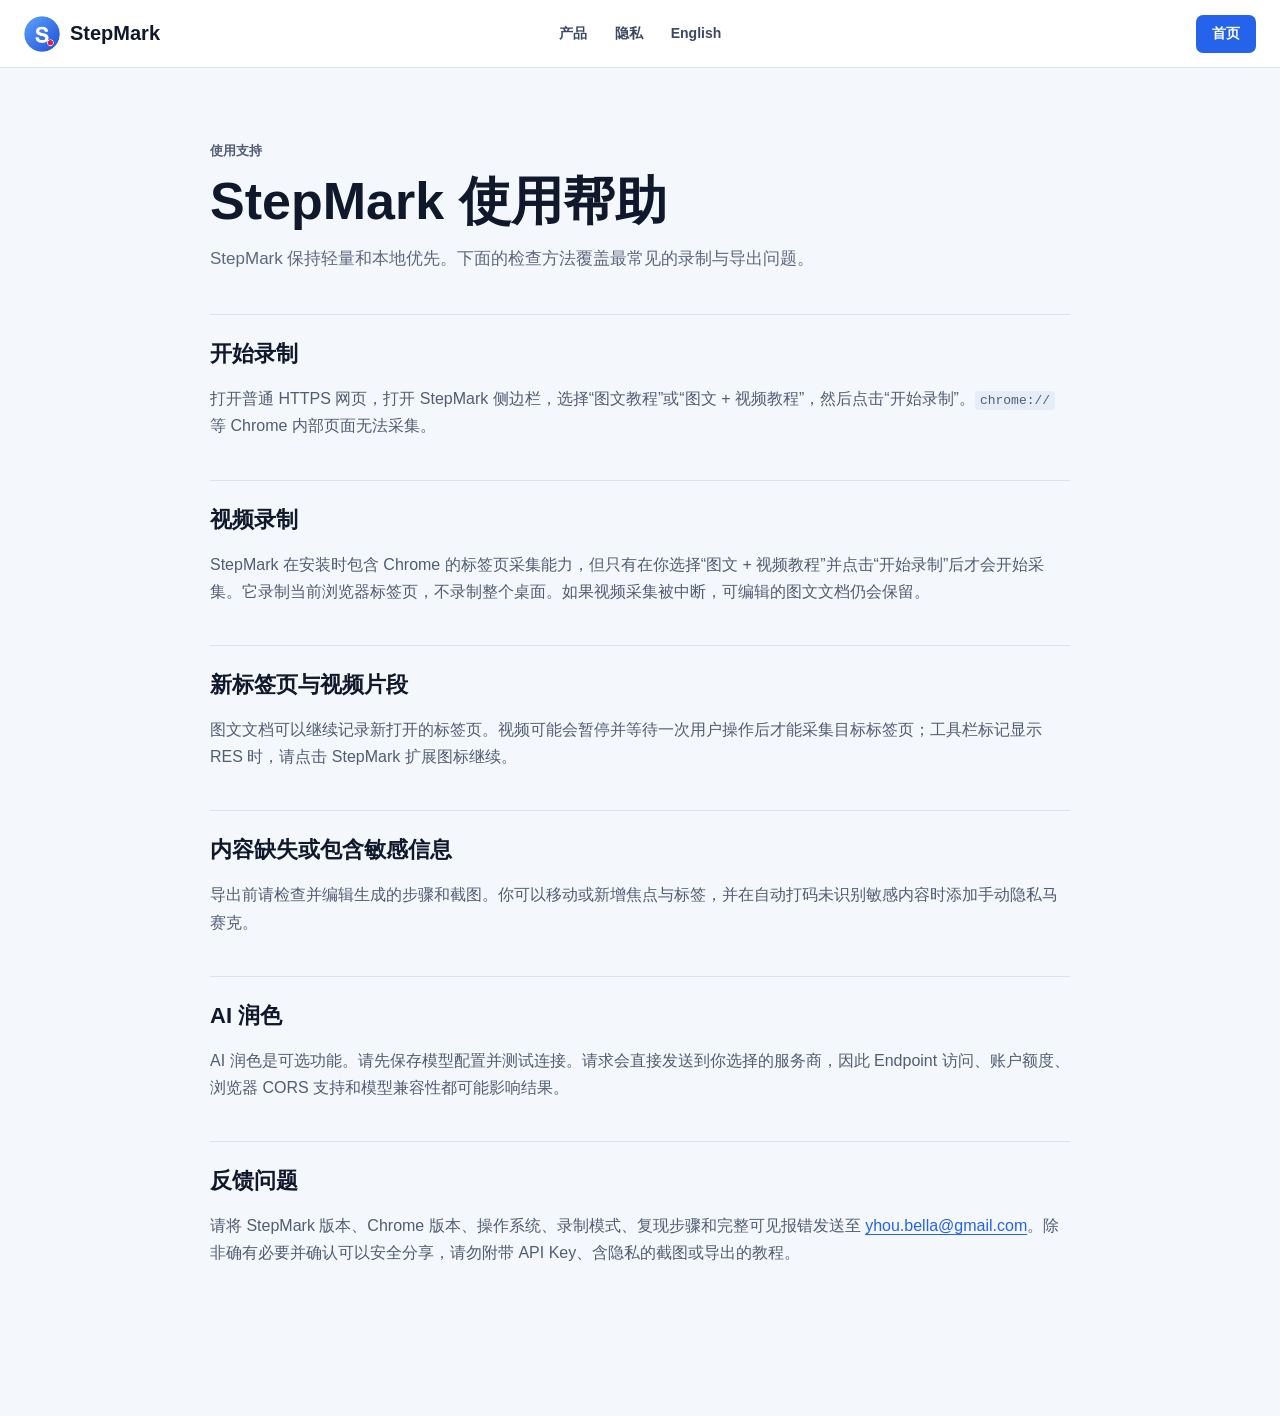
<file: zh/support/index.html>
<!doctype html>
<html lang="zh-CN">
  <head>
    <meta charset="UTF-8" />
    <meta name="viewport" content="width=device-width, initial-scale=1.0" />
    <!-- Google tag (gtag.js) -->
    <script async src="https://www.googletagmanager.com/gtag/js?id=G-LZE14VKEYF"></script>
    <script>
      window.dataLayer = window.dataLayer || [];
      function gtag(){dataLayer.push(arguments);}
      gtag('js', new Date());
      gtag('config', 'G-LZE14VKEYF', {
        allow_google_signals: false,
        allow_ad_personalization_signals: false
      });
    </script>
    <meta name="description" content="StepMark 使用帮助与问题排查。" />
    <link rel="canonical" href="https://getstepmark.com/zh/support/" />
    <link rel="alternate" hreflang="en" href="https://getstepmark.com/support/" />
    <link rel="alternate" hreflang="zh-CN" href="https://getstepmark.com/zh/support/" />
    <link rel="icon" href="../../assets/icon-128.png" />
    <link rel="stylesheet" href="../../assets/styles.css" />
    <title>使用帮助 — StepMark</title>
  </head>
  <body class="legal-page">
    <header class="site-header"><a class="brand" href="../"><img src="../../assets/icon-128.png" alt="" width="36" height="36" /><span>StepMark</span></a><nav><a href="../">产品</a><a href="../privacy/">隐私</a><a href="../../support/" lang="en">English</a></nav><a class="header-action" href="../">首页</a></header>
    <main class="legal-main">
      <p class="eyebrow">使用支持</p>
      <h1>StepMark 使用帮助</h1>
      <p class="lead">StepMark 保持轻量和本地优先。下面的检查方法覆盖最常见的录制与导出问题。</p>
      <section><h2>开始录制</h2><p>打开普通 HTTPS 网页，打开 StepMark 侧边栏，选择“图文教程”或“图文 + 视频教程”，然后点击“开始录制”。<code>chrome://</code> 等 Chrome 内部页面无法采集。</p></section>
      <section><h2>视频录制</h2><p>StepMark 在安装时包含 Chrome 的标签页采集能力，但只有在你选择“图文 + 视频教程”并点击“开始录制”后才会开始采集。它录制当前浏览器标签页，不录制整个桌面。如果视频采集被中断，可编辑的图文文档仍会保留。</p></section>
      <section><h2>新标签页与视频片段</h2><p>图文文档可以继续记录新打开的标签页。视频可能会暂停并等待一次用户操作后才能采集目标标签页；工具栏标记显示 RES 时，请点击 StepMark 扩展图标继续。</p></section>
      <section><h2>内容缺失或包含敏感信息</h2><p>导出前请检查并编辑生成的步骤和截图。你可以移动或新增焦点与标签，并在自动打码未识别敏感内容时添加手动隐私马赛克。</p></section>
      <section><h2>AI 润色</h2><p>AI 润色是可选功能。请先保存模型配置并测试连接。请求会直接发送到你选择的服务商，因此 Endpoint 访问、账户额度、浏览器 CORS 支持和模型兼容性都可能影响结果。</p></section>
      <section><h2>反馈问题</h2><p>请将 StepMark 版本、Chrome 版本、操作系统、录制模式、复现步骤和完整可见报错发送至 <a href="mailto:yhou.bella@gmail.com">yhou.bella@gmail.com</a>。除非确有必要并确认可以安全分享，请勿附带 API Key、含隐私的截图或导出的教程。</p></section>
    </main>
  </body>
</html>
</file>
<file: assets/styles.css>
:root {
  color-scheme: light;
  --ink: #10182c;
  --muted: #5d6780;
  --line: #dbe2ee;
  --blue: #2563eb;
  --blue-dark: #1748bd;
  --blue-soft: #eaf1ff;
  --rose: #e9194f;
  --mint: #0f9f91;
  --paper: #ffffff;
  --wash: #f4f7fb;
  --shadow: 0 18px 50px rgba(31, 53, 91, 0.16);
  font-family: Inter, ui-sans-serif, -apple-system, BlinkMacSystemFont, "Segoe UI", sans-serif;
}

* { box-sizing: border-box; }
html { scroll-behavior: smooth; }
body { margin: 0; overflow-x: hidden; color: var(--ink); background: var(--paper); letter-spacing: 0; }
a { color: inherit; text-decoration: none; }
button, a { font: inherit; }
button { letter-spacing: 0; }

.site-header {
  position: sticky; top: 0; z-index: 50; height: 68px; padding: 0 max(24px, calc((100vw - 1240px) / 2));
  display: grid; grid-template-columns: 1fr auto 1fr; align-items: center; gap: 24px;
  background: rgba(255,255,255,.94); border-bottom: 1px solid rgba(219,226,238,.9); backdrop-filter: blur(18px);
}
.brand { display: inline-flex; align-items: center; gap: 10px; font-weight: 800; font-size: 20px; }
.brand img { border-radius: 50%; }
.site-header nav { display: flex; gap: 28px; font-size: 14px; font-weight: 650; color: #3c4862; }
.site-header nav a:hover, footer a:hover { color: var(--blue); }
.header-action { justify-self: end; padding: 10px 16px; color: white; background: var(--blue); border-radius: 7px; font-size: 14px; font-weight: 750; }

.hero {
  min-height: min(700px, calc(100svh - 96px)); max-height: 760px; overflow: hidden; position: relative;
  display: flex; align-items: center; padding: 68px max(24px, calc((100vw - 1240px) / 2));
  background: linear-gradient(100deg, #f7faff 0%, #eef4ff 48%, #e7effc 100%);
}
.hero::after { content: ""; position: absolute; inset: auto 0 0; height: 1px; background: var(--line); }
.hero-copy { position: relative; z-index: 4; width: min(590px, 48%); padding-bottom: 24px; }
.eyebrow { margin: 0 0 14px; color: var(--blue); font-size: 13px; line-height: 1.2; font-weight: 850; text-transform: uppercase; }
h1 { margin: 0; font-size: 78px; line-height: .98; font-weight: 850; }
.hero-line { margin: 18px 0 10px; font-size: 31px; line-height: 1.15; font-weight: 760; }
.hero-description { max-width: 570px; margin: 0; font-size: 18px; line-height: 1.65; color: var(--muted); }
.hero-actions { display: flex; gap: 12px; margin: 28px 0 17px; }
.button { min-height: 46px; padding: 12px 20px; display: inline-flex; align-items: center; justify-content: center; border-radius: 7px; font-weight: 780; }
.button-primary { color: white; background: var(--blue); box-shadow: 0 10px 24px rgba(37,99,235,.24); }
.button-primary:hover { background: var(--blue-dark); }
.button-secondary { background: white; border: 1px solid var(--line); }
.trust-line { margin: 0; color: #657089; font-size: 13px; font-weight: 650; }
.trust-line a { color: var(--blue-dark); text-decoration: underline; text-underline-offset: 3px; }

.product-scene { position: absolute; z-index: 2; width: 760px; height: 520px; left: calc(50% + 20px); top: 50%; transform: translate(0, -48%) scale(.82); transform-origin: left center; }
.scene-browser { position: absolute; width: 680px; height: 450px; overflow: hidden; border: 1px solid #cfd8e8; border-radius: 8px; background: white; box-shadow: var(--shadow); }
.browser-bar { height: 42px; display: flex; align-items: center; gap: 7px; padding: 0 14px; background: #edf2fa; border-bottom: 1px solid #d8e0ec; }
.browser-bar i { width: 9px; height: 9px; border-radius: 50%; background: #a9b4c7; }
.browser-bar i:first-child { background: #f55a70; }.browser-bar i:nth-child(2) { background: #f4b83c; }.browser-bar i:nth-child(3) { background: #37b979; }
.browser-bar span { margin-left: 14px; width: 370px; padding: 8px 14px; border-radius: 6px; background: white; color: #8a94a6; font-size: 12px; }
.browser-content { height: calc(100% - 42px); display: grid; grid-template-columns: 138px 1fr; }
.demo-nav { padding: 26px 20px; display: flex; flex-direction: column; gap: 24px; background: #111a2d; color: #9ba6ba; font-size: 12px; }
.demo-nav b { color: white; font-size: 15px; margin-bottom: 10px; }
.demo-main { position: relative; padding: 48px 42px; background: #fbfcff; }
.demo-label { color: var(--blue); font-size: 11px; font-weight: 800; text-transform: uppercase; }
.demo-main h2 { width: 380px; margin: 8px 0 32px; font-size: 28px; line-height: 1.15; }
.demo-controls { display: grid; grid-template-columns: 1fr auto; align-items: center; width: 440px; padding: 8px; border: 1px solid #d6deeb; border-radius: 7px; background: white; color: #939caf; font-size: 12px; }
.demo-controls span { padding-left: 10px; }.demo-controls button { padding: 11px 16px; border: 0; border-radius: 6px; color: white; background: var(--blue); font-weight: 750; }
.focus-ring { position: absolute; top: 150px; right: 34px; width: 100px; height: 62px; border: 4px solid var(--rose); border-radius: 8px; box-shadow: 0 0 0 8px rgba(233,25,79,.14), 0 9px 22px rgba(233,25,79,.3); pointer-events: none; }
.focus-label { position: absolute; top: 222px; right: 20px; padding: 9px 13px; color: white; background: var(--rose); border-radius: 5px; font-size: 11px; font-weight: 800; box-shadow: 0 8px 20px rgba(233,25,79,.25); }
.demo-row { height: 46px; margin-top: 14px; display: grid; grid-template-columns: 32px 1fr 70px; align-items: center; gap: 12px; padding: 0 13px; border: 1px solid #e4e9f1; border-radius: 6px; background: white; }
.demo-row i { width: 25px; height: 25px; border-radius: 50%; background: #dbe7ff; }.demo-row span { width: 66%; height: 7px; background: #dfe5ef; }.demo-row strong { height: 7px; background: #edf0f5; }
.scene-panel { position: absolute; z-index: 4; right: 0; bottom: 0; width: 286px; min-height: 392px; padding: 22px; border: 1px solid #d5deec; border-radius: 8px; background: white; box-shadow: 0 24px 54px rgba(31,53,91,.22); }
.panel-brand { display: flex; gap: 11px; align-items: center; }.panel-brand img { width: 38px; height: 38px; border-radius: 50%; }.panel-brand div { display: flex; flex-direction: column; }.panel-brand b { font-size: 17px; }.panel-brand span { margin-top: 3px; color: var(--muted); font-size: 11px; }
.mode-switch { display: grid; grid-template-columns: 1fr 1.3fr; gap: 5px; margin: 22px 0 12px; padding: 4px; background: #edf2fa; border-radius: 7px; }
.mode-switch button { min-height: 36px; padding: 6px; border: 0; border-radius: 5px; background: transparent; color: #69748b; font-size: 11px; font-weight: 750; cursor: pointer; }
.mode-switch button.active { color: var(--blue-dark); background: white; box-shadow: 0 2px 7px rgba(39,61,102,.12); }
.record-button { width: 100%; min-height: 48px; border: 0; border-radius: 7px; color: white; background: var(--blue); font-weight: 800; }
.record-button span { display: inline-block; width: 10px; height: 10px; margin-right: 7px; border-radius: 50%; background: var(--rose); box-shadow: 0 0 0 4px rgba(255,255,255,.24); }
.panel-status { display: flex; align-items: baseline; gap: 8px; margin: 22px 0 14px; }.panel-status b { font-size: 36px; }.panel-status span { color: var(--muted); font-size: 12px; }
.scene-panel ul { margin: 0; padding: 0; list-style: none; color: #4b576e; font-size: 11px; line-height: 1.7; }.scene-panel li::before { content: ""; display: inline-block; width: 6px; height: 6px; margin-right: 8px; border-radius: 50%; background: var(--mint); }

.proof-band { min-height: 150px; padding: 34px max(24px, calc((100vw - 1180px) / 2)); display: grid; grid-template-columns: repeat(3, 1fr); align-items: center; gap: 54px; background: white; }
.proof-band div { display: flex; flex-direction: column; gap: 8px; }.proof-band strong { font-size: 17px; }.proof-band span { color: var(--muted); font-size: 14px; line-height: 1.45; }

.workflow-band, .outputs-band { padding: 106px max(24px, calc((100vw - 1180px) / 2)); background: var(--wash); }
.section-heading { max-width: 710px; }.section-heading h2, .editor-copy h2, .privacy-band h2, .launch-band h2 { margin: 0; font-size: 42px; line-height: 1.12; }.section-heading > p:last-child { margin: 18px 0 0; color: var(--muted); font-size: 17px; line-height: 1.6; }
.workflow-steps { margin: 64px 0 0; padding: 0; list-style: none; border-top: 1px solid #cfd8e6; }
.workflow-steps li { display: grid; grid-template-columns: 84px 1fr; gap: 20px; padding: 28px 0; border-bottom: 1px solid #cfd8e6; }.workflow-steps > li > span { color: var(--blue); font-size: 14px; font-weight: 850; }.workflow-steps h3 { margin: 0 0 7px; font-size: 21px; }.workflow-steps p { margin: 0; color: var(--muted); line-height: 1.55; }

.editor-band { padding: 108px max(24px, calc((100vw - 1240px) / 2)); display: grid; grid-template-columns: .78fr 1.22fr; align-items: center; gap: 70px; background: white; }
.editor-copy p:not(.eyebrow) { margin: 20px 0; color: var(--muted); font-size: 16px; line-height: 1.65; }.check-list { margin: 28px 0 0; padding: 0; list-style: none; }.check-list li { padding: 11px 0; border-bottom: 1px solid var(--line); font-weight: 650; }.check-list li::before { content: "✓"; margin-right: 10px; color: var(--mint); font-weight: 900; }
.editor-preview { overflow: hidden; border: 1px solid #cfd8e6; border-radius: 8px; background: #edf5f6; box-shadow: var(--shadow); }
.editor-toolbar { min-height: 62px; padding: 13px 16px; display: flex; align-items: center; gap: 14px; background: white; border-bottom: 1px solid var(--line); }.editor-toolbar b { margin-right: auto; }.editor-toolbar span { color: var(--muted); font-size: 11px; }.editor-toolbar button { padding: 9px 13px; border: 0; border-radius: 6px; color: white; background: var(--mint); font-size: 12px; font-weight: 750; }
.editor-layout { padding: 18px; display: grid; grid-template-columns: 1.25fr .75fr; gap: 14px; }.editor-shot, .editor-step { min-height: 320px; position: relative; overflow: hidden; border: 1px solid #d6dee8; border-radius: 7px; background: white; }.shot-window { height: 30px; display: flex; align-items: center; gap: 5px; padding: 0 10px; background: #eef2f7; }.shot-window span { width: 6px; height: 6px; border-radius: 50%; background: #aab4c6; }.shot-sidebar { position: absolute; left: 0; top: 30px; bottom: 0; width: 25%; background: #182238; }.shot-content { position: absolute; left: 30%; right: 8%; top: 70px; bottom: 30px; background: repeating-linear-gradient(#edf1f7 0 9px, transparent 9px 38px); }.shot-focus { position: absolute; left: 40%; top: 112px; width: 120px; height: 52px; border: 4px solid var(--rose); border-radius: 7px; box-shadow: 0 0 0 7px rgba(233,25,79,.14), 0 9px 20px rgba(233,25,79,.2); }.shot-tag { position: absolute; left: calc(40% + 130px); top: 119px; max-width: 140px; padding: 9px 11px; border-radius: 5px; background: var(--rose); color: white; font-size: 11px; font-weight: 800; box-shadow: 0 7px 18px rgba(233,25,79,.24); }
.editor-step { padding: 26px 22px; }.editor-step small { color: var(--blue); font-weight: 850; }.editor-step h3 { margin: 18px 0 12px; line-height: 1.25; }.editor-step p { color: var(--muted); font-size: 13px; line-height: 1.6; }.editor-step > div { position: absolute; left: 22px; right: 22px; bottom: 20px; display: flex; gap: 8px; }.editor-step button { padding: 8px 10px; border: 1px solid var(--line); border-radius: 5px; background: white; color: #58647b; font-size: 11px; }

.outputs-band { background: #eef3fb; }.section-heading.compact { max-width: 760px; }.output-grid { margin-top: 54px; display: grid; grid-template-columns: repeat(4, 1fr); gap: 14px; }.output-grid article { min-height: 210px; padding: 26px; border: 1px solid #d3dce9; border-radius: 8px; background: white; }.output-grid article > span { display: inline-block; padding: 6px 8px; color: var(--blue-dark); background: var(--blue-soft); border-radius: 5px; font-size: 10px; font-weight: 900; }.output-grid h3 { margin: 28px 0 10px; font-size: 19px; }.output-grid p { margin: 0; color: var(--muted); font-size: 14px; line-height: 1.55; }

.privacy-band { padding: 100px max(24px, calc((100vw - 1180px) / 2)); display: grid; grid-template-columns: 1fr 1fr; gap: 100px; background: #0f1b31; color: white; }.privacy-band .eyebrow { color: #84adff; }.privacy-band p { margin: 0 0 16px; color: #b8c4d8; font-size: 16px; line-height: 1.65; }.privacy-band a { display: inline-block; margin-top: 12px; color: #91b6ff; font-weight: 750; }
.launch-band { padding: 105px 24px; text-align: center; background: var(--blue); color: white; }.launch-band .eyebrow { color: #cfe0ff; }.launch-band h2 { max-width: 780px; margin-inline: auto; }.launch-band > p:not(.eyebrow) { margin: 18px 0 28px; color: #dbe7ff; }.button-light { color: var(--blue-dark); background: white; }
.manual-install { width: min(720px, 100%); margin: 30px auto 0; padding-top: 22px; border-top: 1px solid rgba(255,255,255,.28); text-align: left; }
.manual-install summary { width: max-content; margin: 0 auto; color: #e8f0ff; font-size: 14px; font-weight: 750; cursor: pointer; list-style: none; text-decoration: underline; text-underline-offset: 4px; }
.manual-install summary::-webkit-details-marker { display: none; }
.manual-install summary::after { content: "+"; display: inline-block; margin-left: 8px; text-decoration: none; }
.manual-install[open] summary::after { content: "−"; }
.manual-install-content { margin-top: 22px; padding: 24px; border: 1px solid rgba(255,255,255,.24); border-radius: 8px; background: rgba(13,53,151,.28); }
.manual-install-content > p:first-child { margin: 0; color: #e1ebff; font-size: 14px; line-height: 1.6; }
.manual-install-content ol { margin: 18px 0; padding-left: 22px; color: #f4f7ff; font-size: 14px; line-height: 1.8; }
.manual-install-content code { padding: 2px 5px; border-radius: 4px; background: rgba(7,30,89,.36); font-size: 12px; }
.manual-install-download { display: flex; align-items: center; justify-content: space-between; gap: 18px; padding-top: 18px; border-top: 1px solid rgba(255,255,255,.22); }
.manual-install-download > div { display: flex; flex-direction: column; gap: 4px; }
.manual-install-download span { color: #cbdcff; font-size: 12px; }
.manual-download-button { min-height: 42px; padding: 10px 16px; border: 1px solid rgba(255,255,255,.58); color: white; background: transparent; font-size: 13px; }
.manual-download-button:hover { background: rgba(255,255,255,.12); }
footer { min-height: 160px; padding: 42px max(24px, calc((100vw - 1180px) / 2)); display: grid; grid-template-columns: 1fr auto; align-content: center; gap: 22px; border-top: 1px solid var(--line); }.footer .brand { font-size: 18px; } footer > div:nth-child(2) { display: flex; gap: 24px; color: var(--muted); font-size: 13px; } footer p { grid-column: 1 / -1; margin: 0; color: #8992a3; font-size: 12px; }

.legal-page { min-height: 100vh; background: var(--wash); }.legal-main { width: min(860px, calc(100% - 40px)); margin: 0 auto; padding: 72px 0 110px; }.legal-main h1 { font-size: 52px; }.legal-main .lead { margin: 18px 0 42px; color: var(--muted); font-size: 17px; line-height: 1.6; }.legal-main section { padding: 24px 0; border-top: 1px solid var(--line); }.legal-main h2 { margin: 0 0 13px; font-size: 22px; }.legal-main p, .legal-main li { color: #505d75; line-height: 1.7; }.legal-main code { padding: 2px 5px; background: #e7edf7; border-radius: 4px; }.legal-main a { color: var(--blue); text-decoration: underline; text-underline-offset: 3px; }

@media (max-width: 980px) {
  .site-header { grid-template-columns: 1fr auto; }.site-header nav { display: none; }
  .hero { min-height: 820px; max-height: none; align-items: flex-start; padding-top: 70px; }.hero-copy { width: 100%; max-width: 650px; }.product-scene { top: 480px; left: 50%; transform: translateX(-48%) scale(.82); transform-origin: top center; }
  .editor-band { grid-template-columns: 1fr; }.editor-copy { max-width: 720px; }.output-grid { grid-template-columns: repeat(2, 1fr); }
}

@media (min-width: 981px) and (max-width: 1200px) {
  .site-header { padding-inline: 20px; }
  .site-header nav { gap: 20px; }
  .hero { padding-inline: 24px; }
  .hero-copy { width: 50%; }
  .product-scene { left: 52%; transform: translate(0, -48%) scale(.72); transform-origin: left center; }
}

@media (max-width: 680px) {
  .site-header { height: 62px; padding-inline: 16px; }.header-action { padding: 9px 12px; }
  .hero { min-height: 760px; padding: 54px 20px 0; }.hero-copy { padding: 0; } h1 { font-size: 54px; }.hero-line { font-size: 25px; }.hero-description { font-size: 16px; }.hero-actions { flex-wrap: wrap; }.button { min-width: 150px; }.trust-line { line-height: 1.6; }
  .product-scene { top: 450px; width: 690px; transform: translateX(-46%) scale(.56); }.scene-panel { right: 12px; }
  .proof-band { grid-template-columns: 1fr; gap: 24px; padding-block: 34px; }.workflow-band, .outputs-band, .editor-band { padding: 76px 20px; }.section-heading h2, .editor-copy h2, .privacy-band h2, .launch-band h2 { font-size: 32px; }
  .manual-install-content { padding: 20px; }.manual-install-download { align-items: stretch; flex-direction: column; }.manual-download-button { width: 100%; }
  .workflow-steps li { grid-template-columns: 52px 1fr; }.editor-layout { grid-template-columns: 1fr; }.editor-shot { min-height: 280px; }.editor-step { min-height: 250px; }.output-grid { grid-template-columns: 1fr; }.output-grid article { min-height: 170px; }.privacy-band { grid-template-columns: 1fr; gap: 35px; padding: 76px 20px; }.launch-band { padding: 76px 20px; }
  footer { grid-template-columns: 1fr; } footer > div:nth-child(2) { flex-wrap: wrap; } footer p { grid-column: 1; }
  .legal-main { padding-top: 52px; }.legal-main h1 { font-size: 40px; }
}

@media (prefers-reduced-motion: reduce) { html { scroll-behavior: auto; } }
</file>
